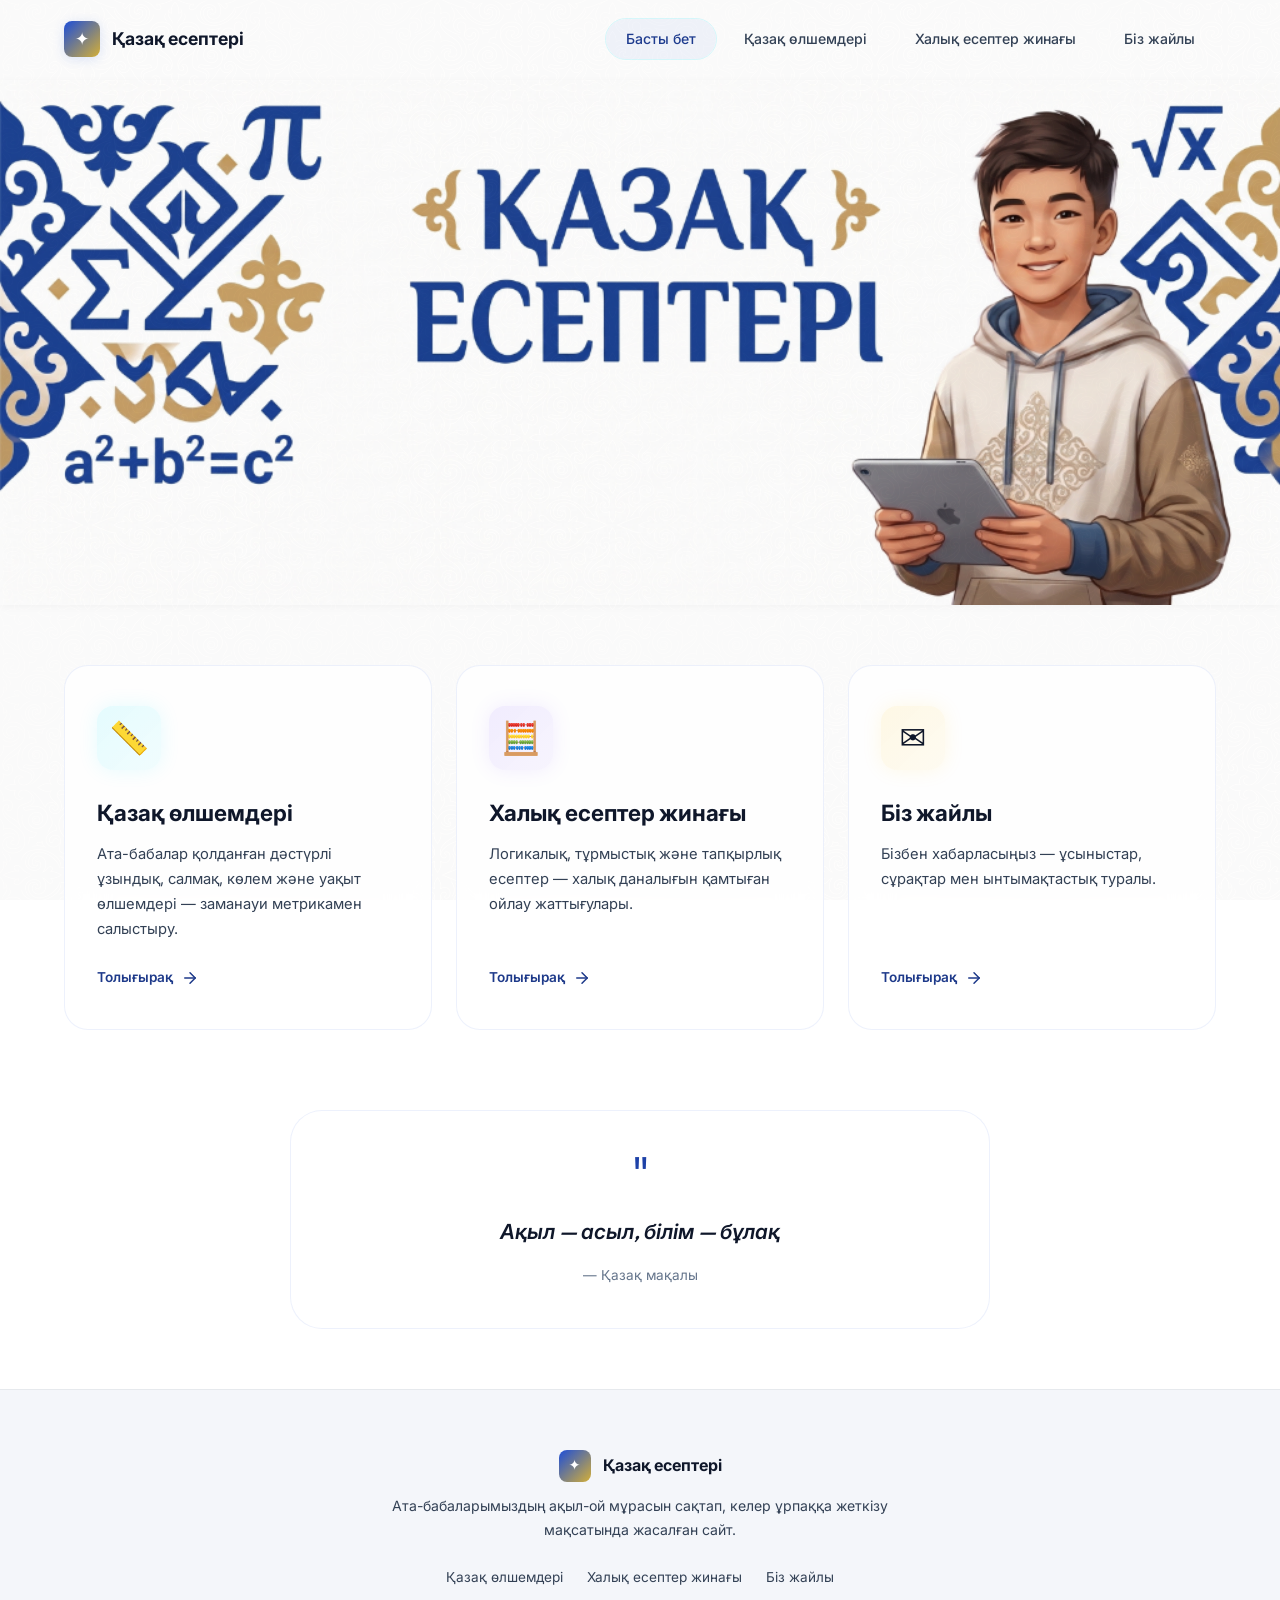
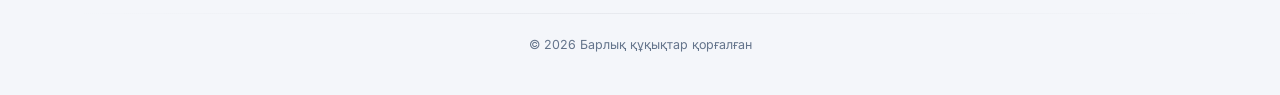
<file: index.html>
﻿<!DOCTYPE html>
<html lang="kk">

<head>
    <meta charset="UTF-8">
    <meta name="viewport" content="width=device-width, initial-scale=1.0">
    <title>Қазақ есептері</title>
    <meta name="description"
        content="Қазақ есептері — дәстүрлі қазақ өлшемдері, халық есептер жинағы мен даналығы">
    <link rel="stylesheet" href="style.css">
</head>

<body>
    <div class="ornament-pattern-bg"></div>
    <div class="particles-bg" id="particles"></div>

    <!-- Navbar -->
    <nav class="navbar" id="navbar">
        <div class="nav-container">
            <a href="index.html" class="nav-logo">
                <span class="nav-logo-icon">✦</span>
                <span>Қазақ есептері</span>
            </a>
            <div class="nav-links">
                <a href="index.html" class="nav-link active">Басты бет</a>
                <a href="olshemder.html" class="nav-link">Қазақ өлшемдері</a>
                <a href="esepter.html" class="nav-link">Халық есептер жинағы</a>
                <a href="biz-zhailyy.html" class="nav-link">Біз жайлы</a>
            </div>
            <button class="nav-burger" id="navBurger" aria-label="Мәзір">
                <span></span><span></span><span></span>
            </button>
        </div>
    </nav>

    <div class="mobile-menu" id="mobileMenu">
        <a href="index.html" class="mobile-link active">Басты бет</a>
        <a href="olshemder.html" class="mobile-link">Қазақ өлшемдері</a>
        <a href="esepter.html" class="mobile-link">Халық есептер жинағы</a>
        <a href="biz-zhaily.html" class="mobile-link">Біз жайлы</a>
    </div>

    <!-- Hero Banner -->
    <header class="hero-banner" id="heroSection">
        <img src="images/hero_banner.png" alt="Қазақ есептері" class="hero-banner-img">
    </header>

    <!-- Navigation Cards -->
    <section class="nav-grid-section">
        <div class="container">
            <div class="nav-grid">
                <a href="olshemder.html" class="nav-card reveal">
                    <div>
                        <div class="nav-card-icon">📏</div>
                        <h3 class="nav-card-title">Қазақ өлшемдері</h3>
                        <p class="nav-card-desc">
                            Ата-бабалар қолданған дәстүрлі ұзындық, салмақ, көлем
                            және уақыт өлшемдері — заманауи метрикамен салыстыру.
                        </p>
                    </div>
                    <span class="nav-card-arrow">
                        Толығырақ
                        <svg viewBox="0 0 24 24" fill="none" stroke="currentColor" stroke-width="2"
                            stroke-linecap="round" stroke-linejoin="round">
                            <path d="M5 12h14" />
                            <path d="m12 5 7 7-7 7" />
                        </svg>
                    </span>
                </a>
                <a href="esepter.html" class="nav-card reveal">
                    <div>
                        <div class="nav-card-icon">🧮</div>
                        <h3 class="nav-card-title">Халық есептер жинағы</h3>
                        <p class="nav-card-desc">
                            Логикалық, тұрмыстық және тапқырлық есептер — халық
                            даналығын қамтыған ойлау жаттығулары.
                        </p>
                    </div>
                    <span class="nav-card-arrow">
                        Толығырақ
                        <svg viewBox="0 0 24 24" fill="none" stroke="currentColor" stroke-width="2"
                            stroke-linecap="round" stroke-linejoin="round">
                            <path d="M5 12h14" />
                            <path d="m12 5 7 7-7 7" />
                        </svg>
                    </span>
                </a>
                <a href="biz-zhaily.html" class="nav-card reveal">
                    <div>
                        <div class="nav-card-icon">✉️</div>
                        <h3 class="nav-card-title">Біз жайлы</h3>
                        <p class="nav-card-desc">
                            Бізбен хабарласыңыз — ұсыныстар, сұрақтар мен
                            ынтымақтастық туралы.
                        </p>
                    </div>
                    <span class="nav-card-arrow">
                        Толығырақ
                        <svg viewBox="0 0 24 24" fill="none" stroke="currentColor" stroke-width="2"
                            stroke-linecap="round" stroke-linejoin="round">
                            <path d="M5 12h14" />
                            <path d="m12 5 7 7-7 7" />
                        </svg>
                    </span>
                </a>
            </div>
        </div>
    </section>

    <!-- Quote -->
    <section class="quote-section reveal">
        <div class="container">
            <div class="quote-block">
                <div class="quote-mark">"</div>
                <p class="quote-text">Ақыл — асыл, білім — бұлақ</p>
                <cite class="quote-cite">— Қазақ мақалы</cite>
            </div>
        </div>
    </section>

    <!-- Footer -->
    <footer class="footer">
        <div class="container">
            <div class="footer-inner">
                <div class="footer-brand">
                    <span class="footer-brand-icon">✦</span>
                    <span class="footer-brand-name">Қазақ есептері</span>
                </div>
                <p class="footer-desc">Ата-бабаларымыздың ақыл-ой мұрасын сақтап, келер ұрпаққа жеткізу мақсатында
                    жасалған сайт.</p>
                <div class="footer-links">
                    <a href="olshemder.html" class="footer-link">Қазақ өлшемдері</a>
                    <a href="esepter.html" class="footer-link">Халық есептер жинағы</a>
                    <a href="biz-zhaily.html" class="footer-link">Біз жайлы</a>
                </div>
                <div class="footer-line"></div>
                <p class="footer-copy">© 2026 Барлық құқықтар қорғалған</p>
            </div>
        </div>
    </footer>

    <script src="app.js"></script>
</body>

</html>
</file>
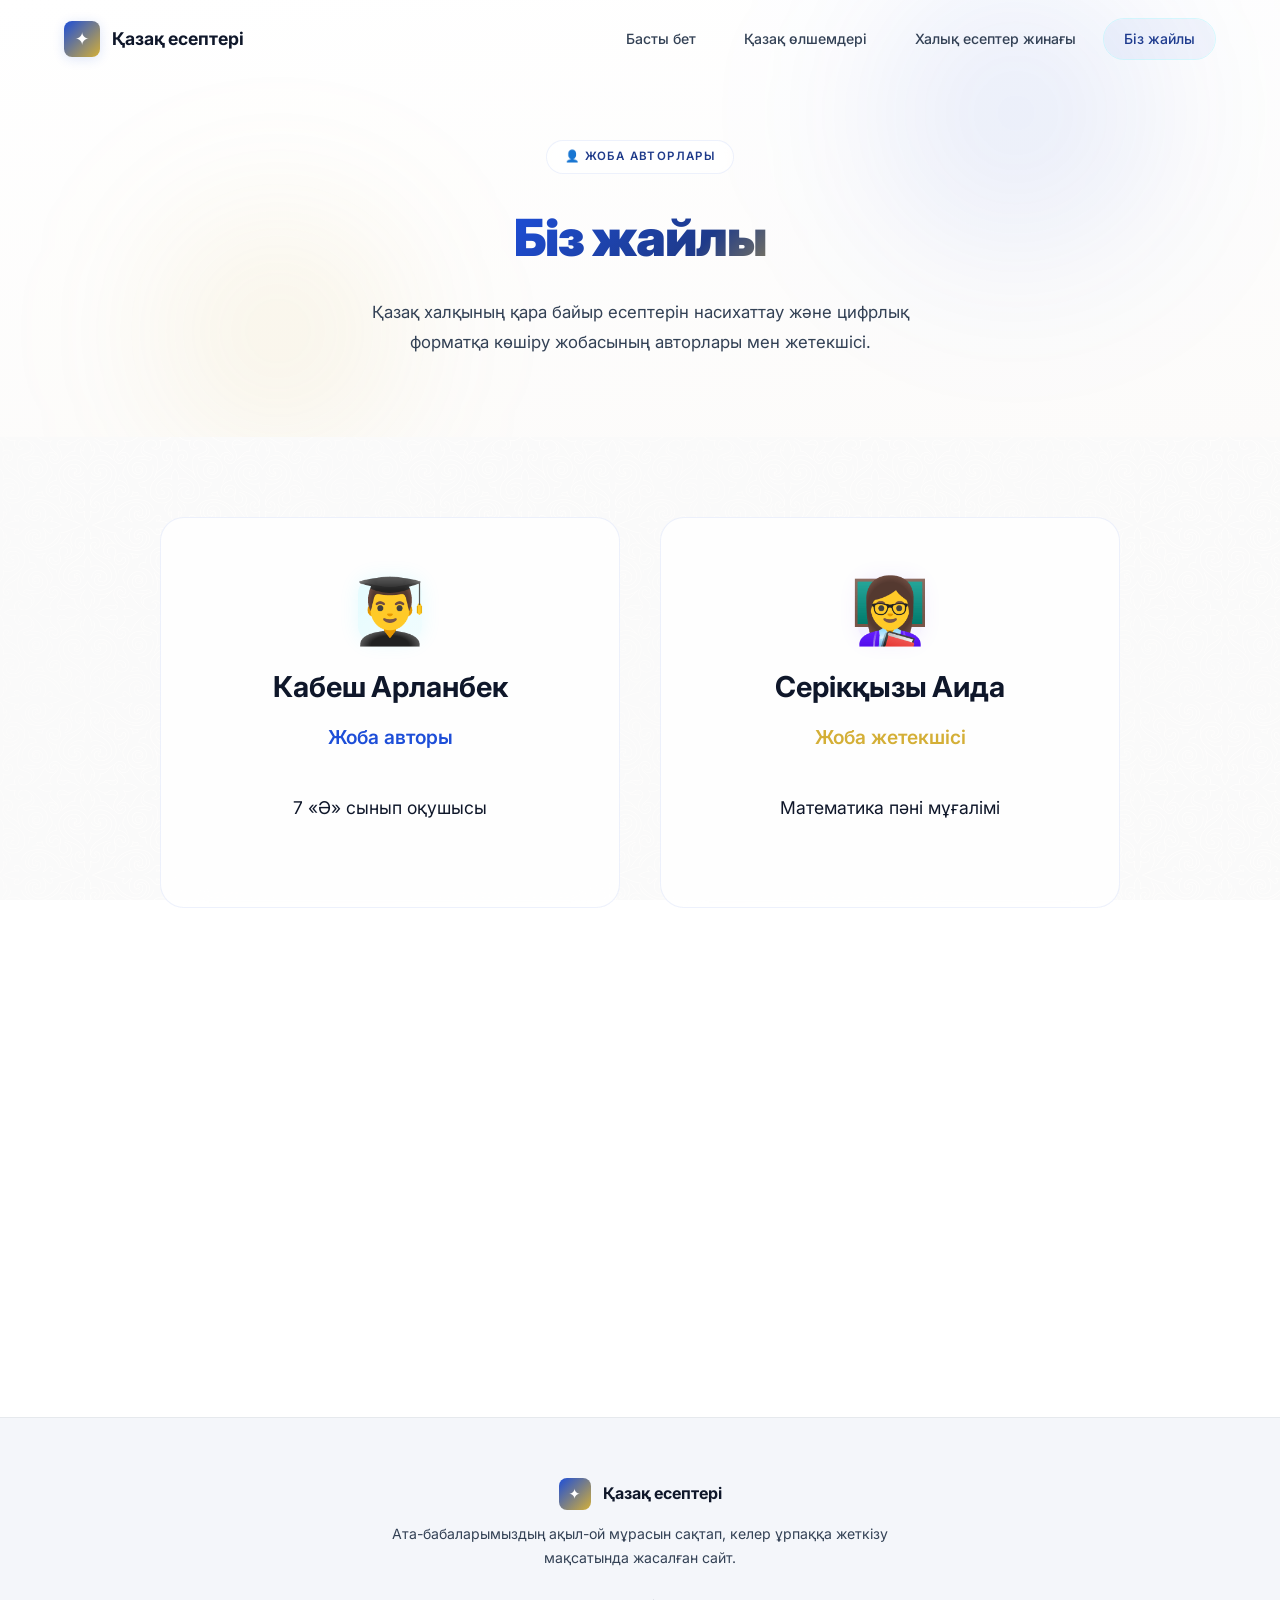
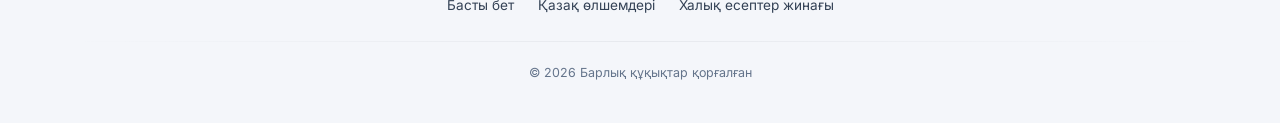
<file: biz-zhaily.html>
﻿<!DOCTYPE html>
<html lang="kk">

<head>
    <meta charset="UTF-8">
    <meta name="viewport" content="width=device-width, initial-scale=1.0">
    <title>Біз жайлы — Қазақ есептері</title>
    <meta name="description" content="Бізбен хабарласыңыз — ұсыныстар, сұрақтар мен ынтымақтастық">
    <link rel="stylesheet" href="style.css">
</head>

<body>
    <div class="ornament-pattern-bg"></div>
    <div class="particles-bg" id="particles"></div>

    <!-- Navbar -->
    <nav class="navbar" id="navbar">
        <div class="nav-container">
            <a href="index.html" class="nav-logo">
                <span class="nav-logo-icon">✦</span>
                <span>Қазақ есептері</span>
            </a>
            <div class="nav-links">
                <a href="index.html" class="nav-link">Басты бет</a>
                <a href="olshemder.html" class="nav-link">Қазақ өлшемдері</a>
                <a href="esepter.html" class="nav-link">Халық есептер жинағы</a>
                <a href="biz-zhaily.html" class="nav-link active">Біз жайлы</a>
            </div>
            <button class="nav-burger" id="navBurger" aria-label="Мәзір">
                <span></span><span></span><span></span>
            </button>
        </div>
    </nav>

    <div class="mobile-menu" id="mobileMenu">
        <a href="index.html" class="mobile-link">Басты бет</a>
        <a href="olshemder.html" class="mobile-link">Қазақ өлшемдері</a>
        <a href="esepter.html" class="mobile-link">Халық есептер жинағы</a>
        <a href="biz-zhaily.html" class="mobile-link active">Біз жайлы</a>
    </div>

    <!-- Page Header -->
    <header class="page-header">
        <div class="page-header-orb page-header-orb-1"></div>
        <div class="page-header-orb page-header-orb-2"></div>
        <div class="page-header-content">
            <div class="page-badge">👤 Жоба авторлары</div>
            <h1 class="page-title">
                <span class="page-title-accent">Біз жайлы</span>
            </h1>
            <p class="page-subtitle">
                Қазақ халқының қара байыр есептерін насихаттау және цифрлық форматқа көшіру жобасының авторлары мен
                жетекшісі.
            </p>
        </div>
    </header>

    <!-- About Section -->
    <section class="contact-section">
        <div class="container">
            <div class="contact-grid"
                style="grid-template-columns: repeat(auto-fit, minmax(300px, 1fr)); gap: 40px; margin-top: 20px;">
                <!-- Student -->
                <div class="nav-card reveal"
                    style="text-align: center; align-items: center; justify-content: center; padding: 60px 40px;">
                    <div class="nav-card-icon" style="font-size: 4rem; margin-bottom: 20px;">👨‍🎓</div>
                    <h3 class="nav-card-title" style="font-size: 1.8rem; margin-bottom: 10px;">Кабеш Арланбек</h3>
                    <p class="nav-card-desc" style="font-size: 1.2rem; color: var(--accent-cyan); font-weight: 600;">
                        Жоба авторы</p>
                    <p class="nav-card-desc" style="font-size: 1.1rem; margin-top: 15px; color: var(--text-primary);">7
                        «Ә» сынып оқушысы</p>
                </div>

                <!-- Teacher -->
                <div class="nav-card reveal"
                    style="text-align: center; align-items: center; justify-content: center; padding: 60px 40px;">
                    <div class="nav-card-icon" style="font-size: 4rem; margin-bottom: 20px;">👩‍🏫</div>
                    <h3 class="nav-card-title" style="font-size: 1.8rem; margin-bottom: 10px;">Серікқызы Аида</h3>
                    <p class="nav-card-desc" style="font-size: 1.2rem; color: var(--accent-gold); font-weight: 600;">
                        Жоба жетекшісі</p>
                    <p class="nav-card-desc" style="font-size: 1.1rem; margin-top: 15px; color: var(--text-primary);">
                        Математика пәні мұғалімі</p>
                </div>
            </div>

            <!-- Project Purpose -->
            <div class="info-block reveal" style="max-width: 700px; margin: 80px auto 40px; text-align: center;">
                <div class="info-block-icon">🏛️</div>
                <h3 class="info-block-title" style="font-size: 1.5rem; margin-bottom: 16px;">Жоба мақсаты</h3>
                <p class="info-block-text" style="font-size: 1.1rem; line-height: 1.6; color: var(--text-primary);">
                    Ата-бабаларымыздың ақыл-ой мұрасы болып табылатын қазақтың байырғы математикалық есептерін,
                    логикалық жұмбақтары мен ұмытылып бара жатқан көне өлшем бірліктерін қазіргі жалынды жас ұрпаққа
                    заманауи <strong>Hi-Tech Ethnic</strong> форматында насихаттап, жеткізу.
                </p>
            </div>
        </div>
    </section>

    <!-- Footer -->
    <footer class="footer">
        <div class="container">
            <div class="footer-inner">
                <div class="footer-brand">
                    <span class="footer-brand-icon">✦</span>
                    <span class="footer-brand-name">Қазақ есептері</span>
                </div>
                <p class="footer-desc">Ата-бабаларымыздың ақыл-ой мұрасын сақтап, келер ұрпаққа жеткізу мақсатында
                    жасалған сайт.</p>
                <div class="footer-links">
                    <a href="index.html" class="footer-link">Басты бет</a>
                    <a href="olshemder.html" class="footer-link">Қазақ өлшемдері</a>
                    <a href="esepter.html" class="footer-link">Халық есептер жинағы</a>
                </div>
                <div class="footer-line"></div>
                <p class="footer-copy">© 2026 Барлық құқықтар қорғалған</p>
            </div>
        </div>
    </footer>

    <script src="app.js"></script>
    <script>
        document.addEventListener('DOMContentLoaded', () => {
            initContactForm();
        });
    </script>
</body>

</html>
</file>
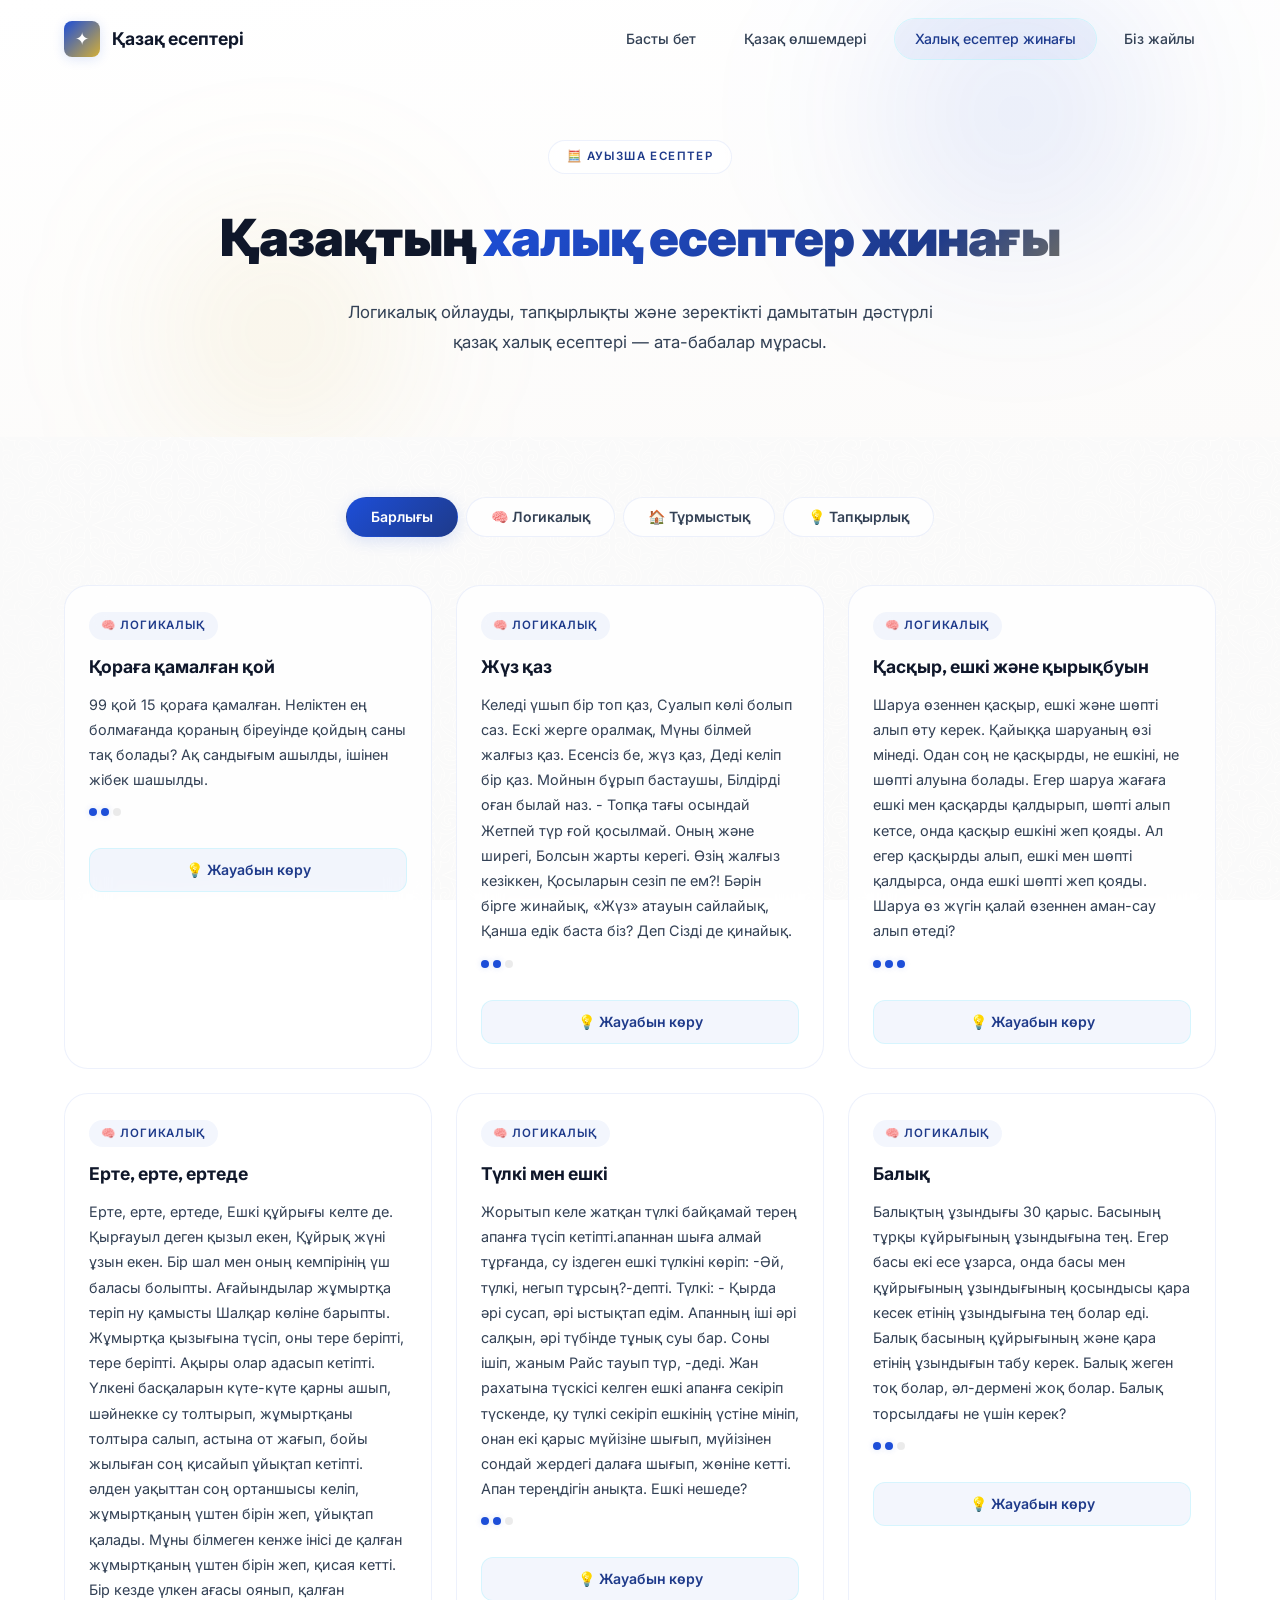
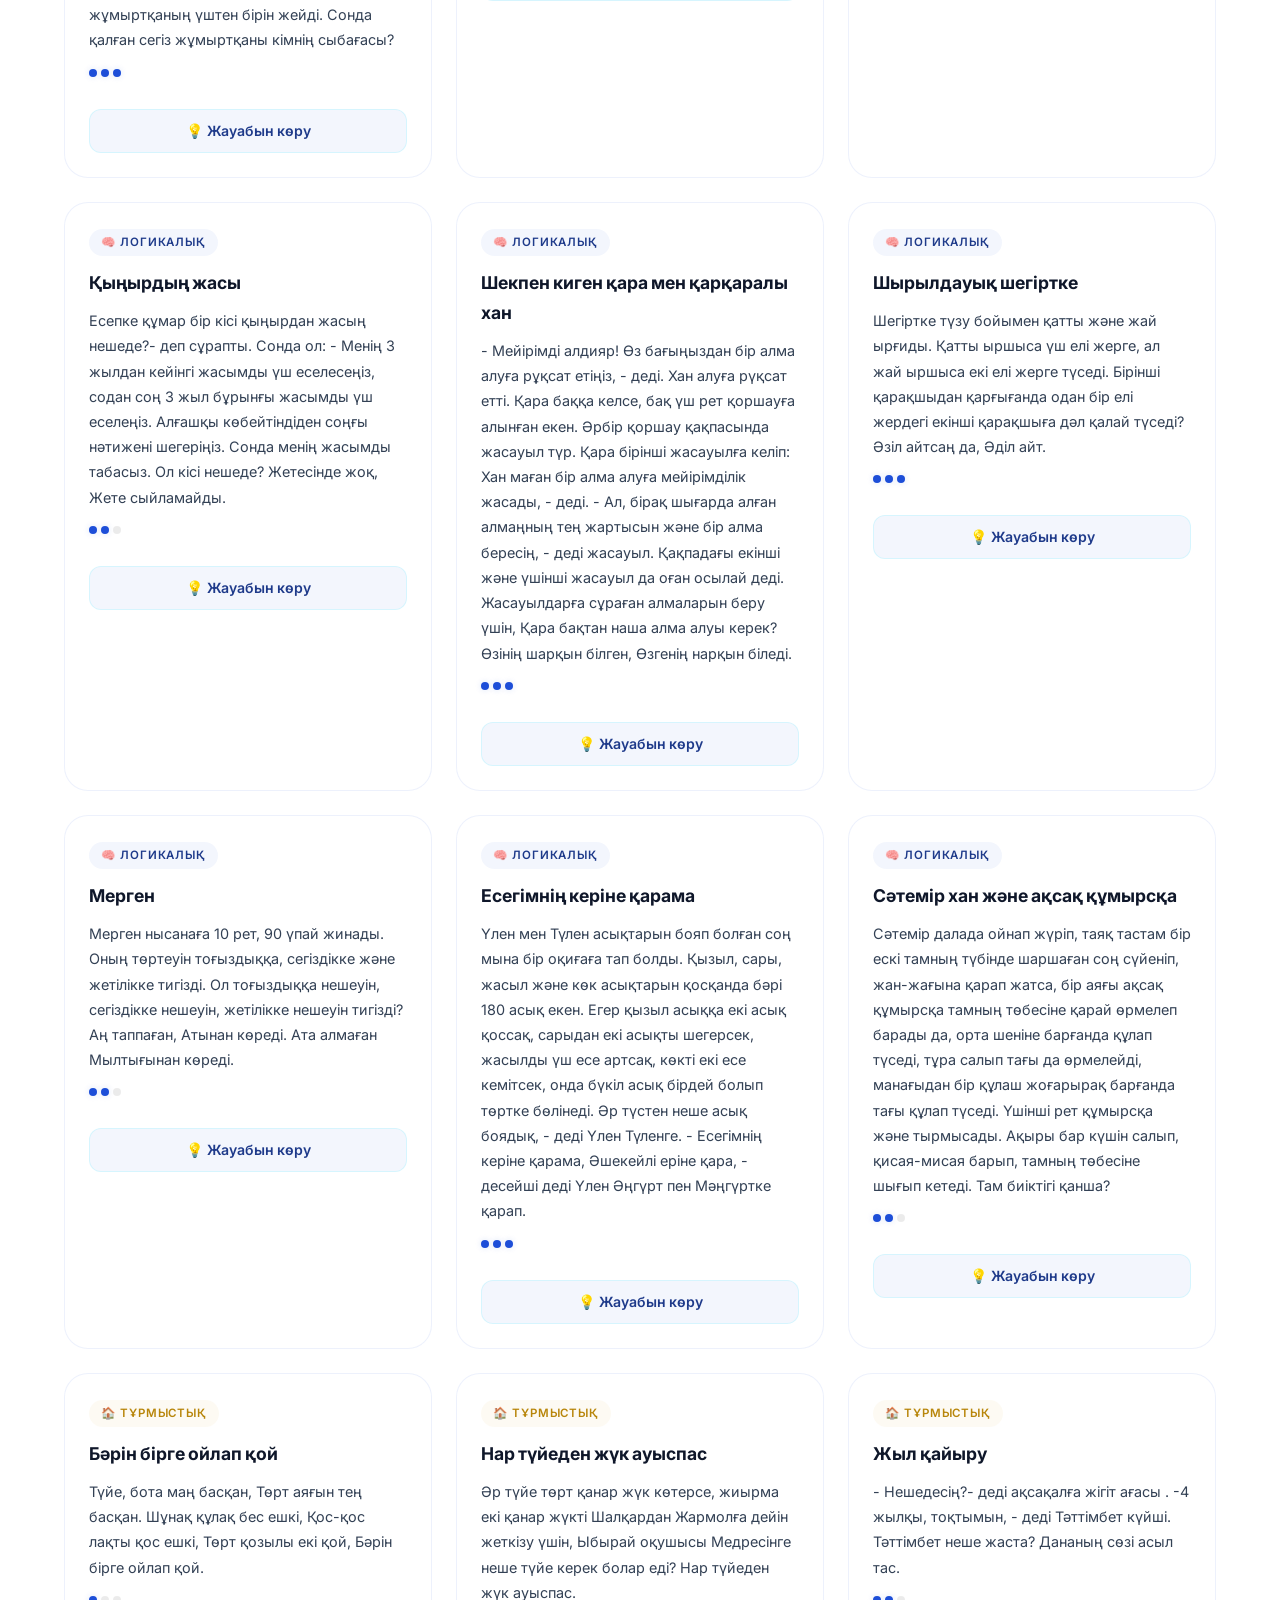
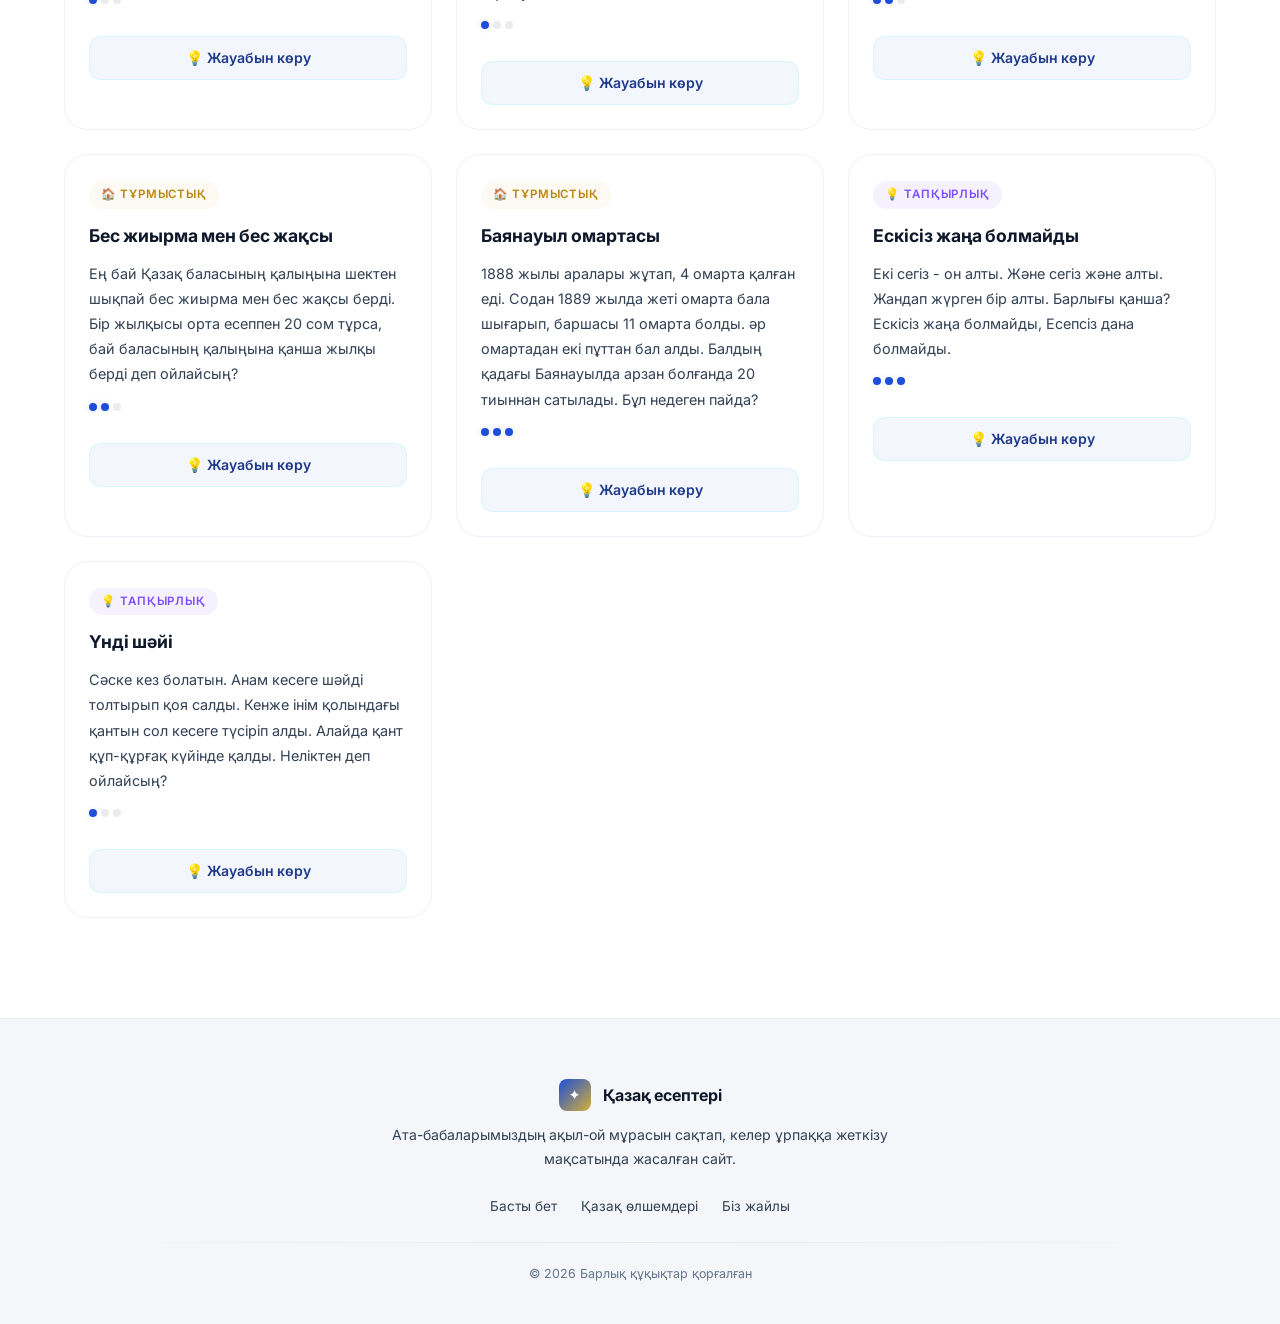
<file: esepter.html>
﻿<!DOCTYPE html>
<html lang="kk">

<head>
    <meta charset="UTF-8">
    <meta name="viewport" content="width=device-width, initial-scale=1.0">
    <title>Халық есептер жинағы — Қазақ есептері</title>
    <meta name="description"
        content="Қазақ халқының дәстүрлі ауызша есептері — логикалық, тұрмыстық, тапқырлық есептер жинағы">
    <link rel="stylesheet" href="style.css">
</head>

<body>
    <div class="ornament-pattern-bg"></div>
    <div class="particles-bg" id="particles"></div>

    <!-- Navbar -->
    <nav class="navbar" id="navbar">
        <div class="nav-container">
            <a href="index.html" class="nav-logo">
                <span class="nav-logo-icon">✦</span>
                <span>Қазақ есептері</span>
            </a>
            <div class="nav-links">
                <a href="index.html" class="nav-link">Басты бет</a>
                <a href="olshemder.html" class="nav-link">Қазақ өлшемдері</a>
                <a href="esepter.html" class="nav-link active">Халық есептер жинағы</a>
                <a href="biz-zhaily.html" class="nav-link">Біз жайлы</a>
            </div>
            <button class="nav-burger" id="navBurger" aria-label="Мәзір">
                <span></span><span></span><span></span>
            </button>
        </div>
    </nav>

    <div class="mobile-menu" id="mobileMenu">
        <a href="index.html" class="mobile-link">Басты бет</a>
        <a href="olshemder.html" class="mobile-link">Қазақ өлшемдері</a>
        <a href="esepter.html" class="mobile-link active">Халық есептер жинағы</a>
        <a href="biz-zhaily.html" class="mobile-link">Біз жайлы</a>
    </div>

    <!-- Page Header -->
    <header class="page-header">
        <div class="page-header-orb page-header-orb-1"></div>
        <div class="page-header-orb page-header-orb-2"></div>
        <div class="page-header-content">
            <div class="page-badge">🧮 Ауызша есептер</div>
            <h1 class="page-title">
                Қазақтың <span class="page-title-accent">халық есептер жинағы</span>
            </h1>
            <p class="page-subtitle">
                Логикалық ойлауды, тапқырлықты және зеректікті дамытатын дәстүрлі
                қазақ халық есептері — ата-бабалар мұрасы.
            </p>
        </div>
    </header>

    <!-- Filter tabs -->
    <section class="problems-section">
        <div class="container">
            <div class="filter-tabs" id="filterTabs">
                <button class="filter-tab active" data-filter="all">Барлығы</button>
                <button class="filter-tab" data-filter="logic">🧠 Логикалық</button>
                <button class="filter-tab" data-filter="everyday">🏠 Тұрмыстық</button>
                <button class="filter-tab" data-filter="wit">💡 Тапқырлық</button>
            </div>

            <div class="problems-grid" id="problemsGrid">
                <!-- Rendered by JS -->
            </div>
        </div>
    </section>

    <!-- Footer -->
    <footer class="footer">
        <div class="container">
            <div class="footer-inner">
                <div class="footer-brand">
                    <span class="footer-brand-icon">✦</span>
                    <span class="footer-brand-name">Қазақ есептері</span>
                </div>
                <p class="footer-desc">Ата-бабаларымыздың ақыл-ой мұрасын сақтап, келер ұрпаққа жеткізу мақсатында
                    жасалған сайт.</p>
                <div class="footer-links">
                    <a href="index.html" class="footer-link">Басты бет</a>
                    <a href="olshemder.html" class="footer-link">Қазақ өлшемдері</a>
                    <a href="biz-zhaily.html" class="footer-link">Біз жайлы</a>
                </div>
                <div class="footer-line"></div>
                <p class="footer-copy">© 2026 Барлық құқықтар қорғалған</p>
            </div>
        </div>
    </footer>

    <script src="data.js"></script>
    <script src="app.js"></script>
    <script>
        document.addEventListener('DOMContentLoaded', () => {
            renderProblems();
            initFilterTabs();
        });
    </script>
</body>

</html>
</file>
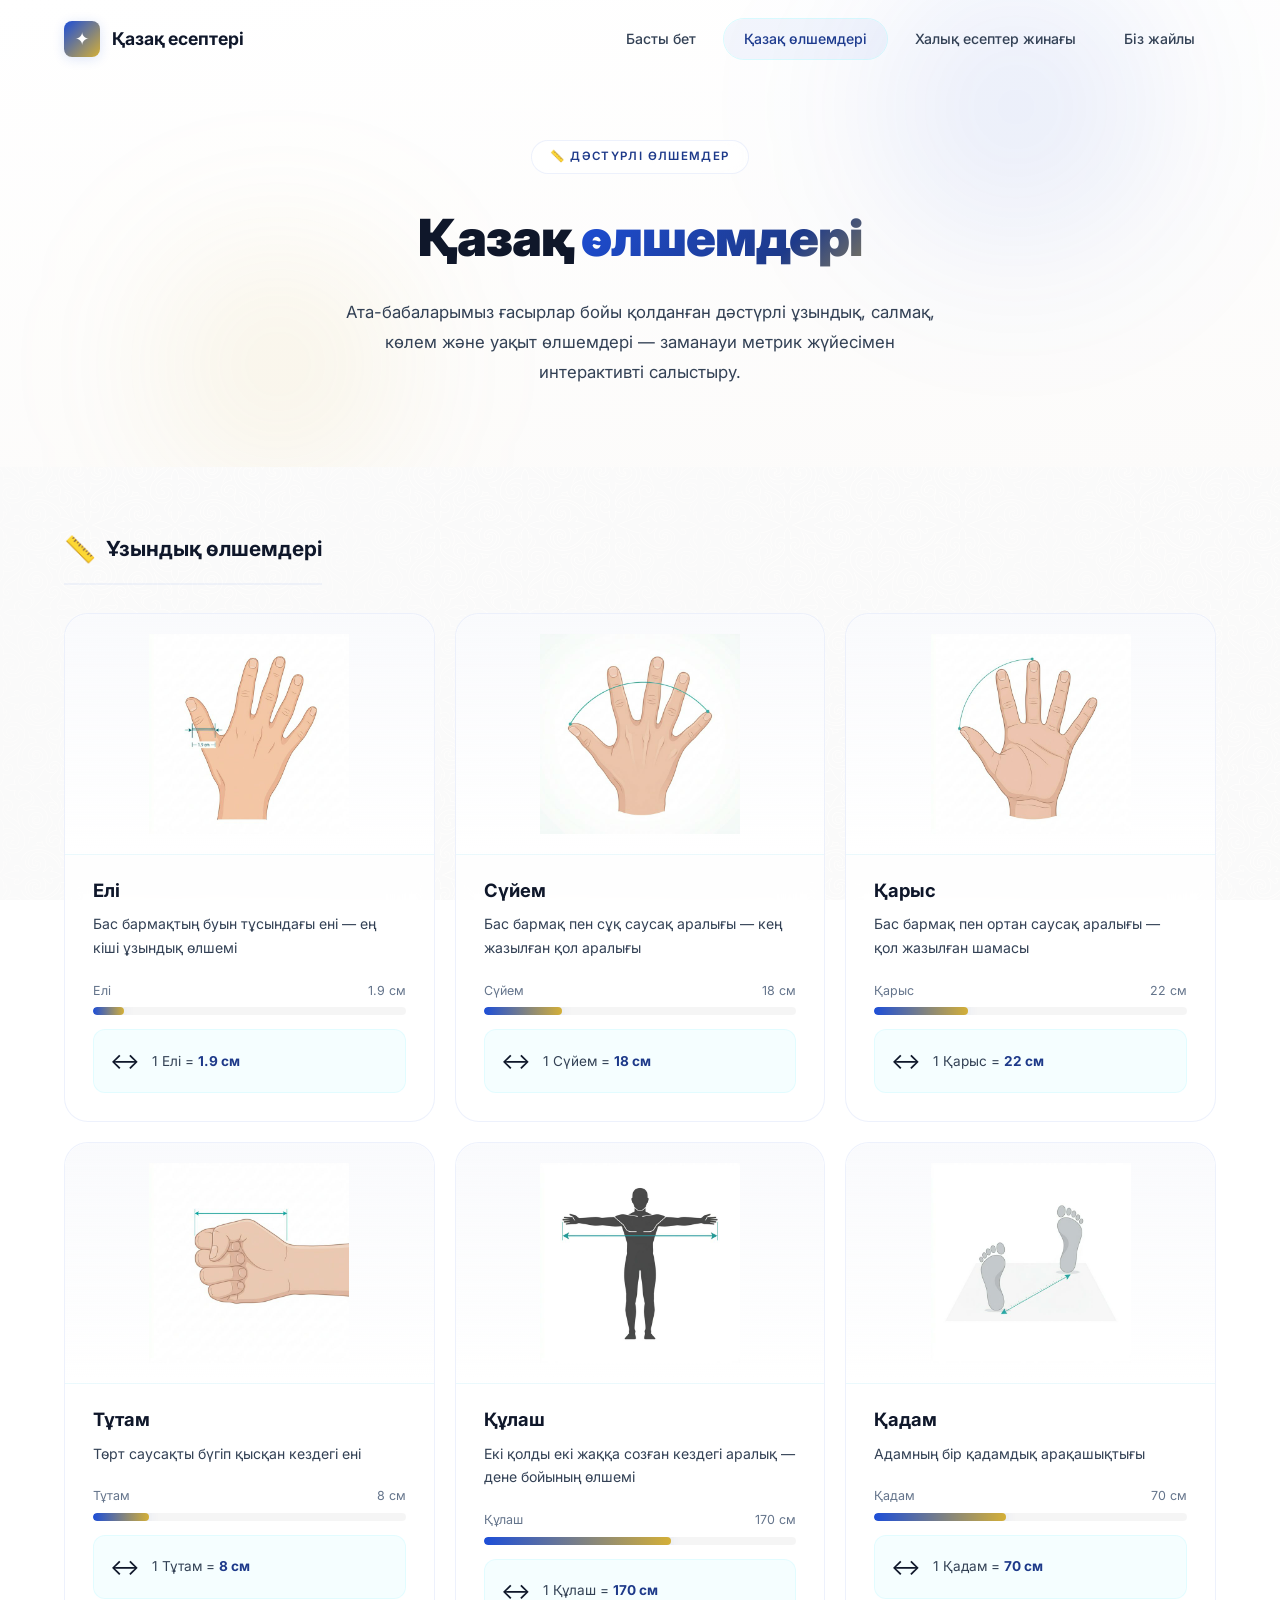
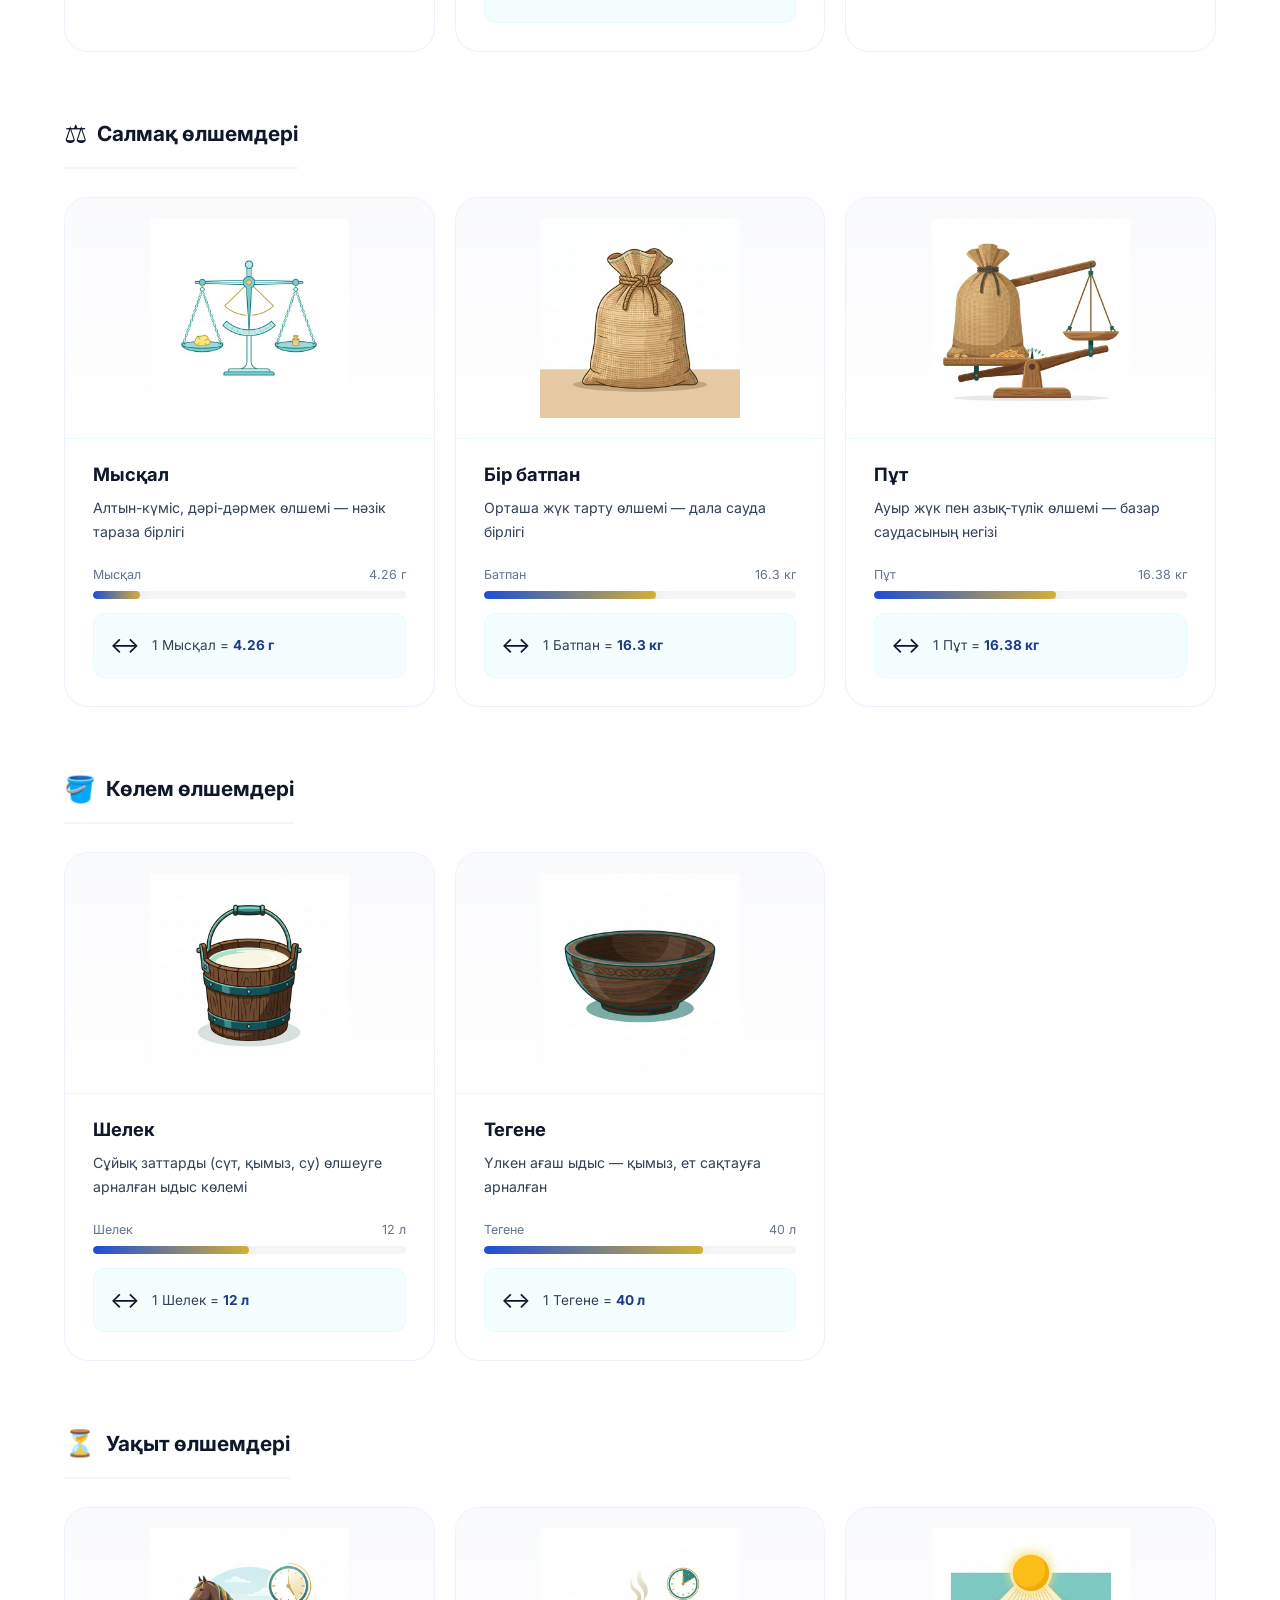
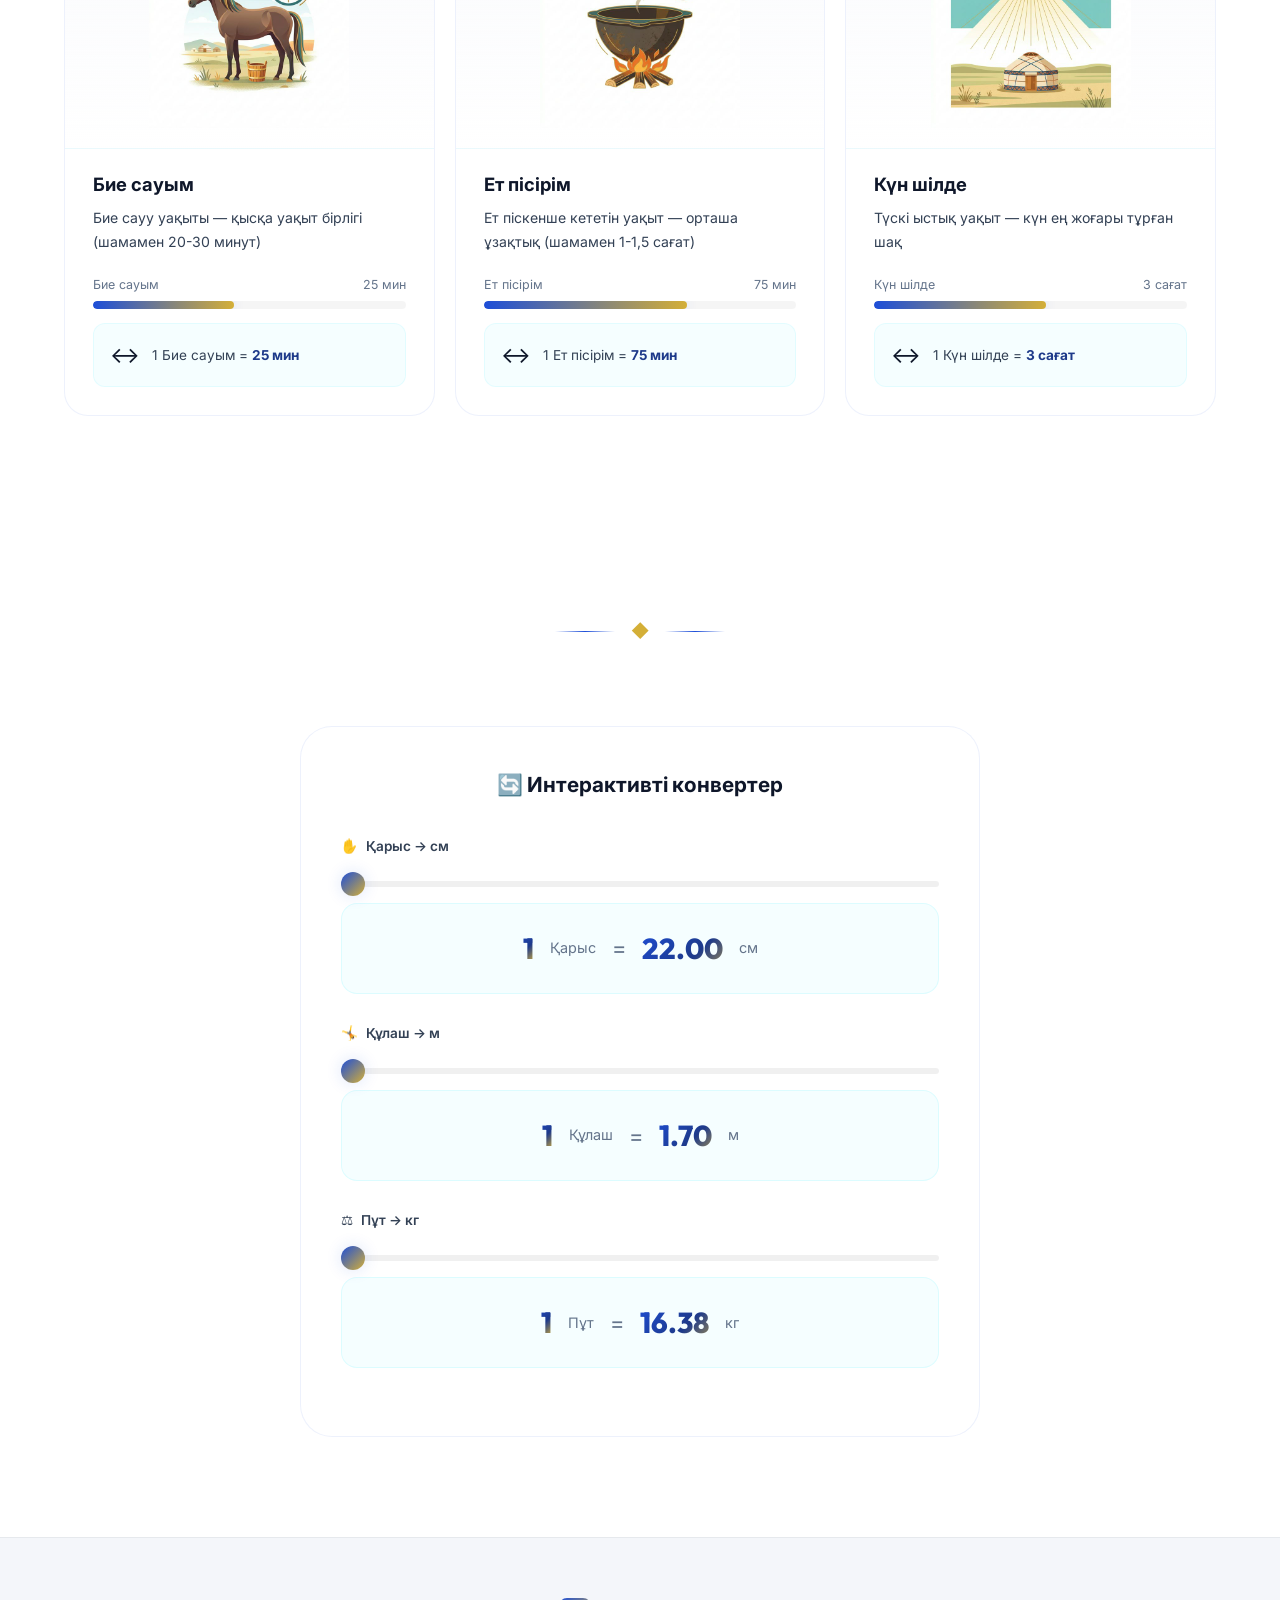
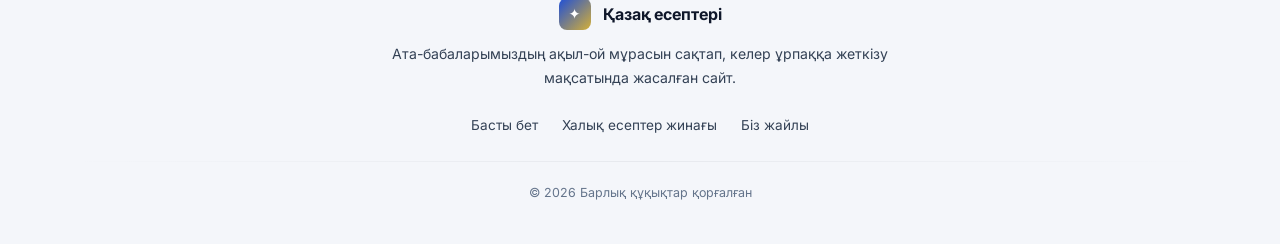
<file: olshemder.html>
﻿<!DOCTYPE html>
<html lang="kk">

<head>
    <meta charset="UTF-8">
    <meta name="viewport" content="width=device-width, initial-scale=1.0">
    <title>Қазақ өлшемдері — Қазақ есептері</title>
    <meta name="description"
        content="Қазақ халқының дәстүрлі өлшем бірліктері — ұзындық, салмақ, көлем, уақыт — заманауи метрикамен салыстыру">
    <link rel="stylesheet" href="style.css">
</head>

<body>
    <div class="ornament-pattern-bg"></div>
    <div class="particles-bg" id="particles"></div>

    <!-- Navbar -->
    <nav class="navbar" id="navbar">
        <div class="nav-container">
            <a href="index.html" class="nav-logo">
                <span class="nav-logo-icon">✦</span>
                <span>Қазақ есептері</span>
            </a>
            <div class="nav-links">
                <a href="index.html" class="nav-link">Басты бет</a>
                <a href="olshemder.html" class="nav-link active">Қазақ өлшемдері</a>
                <a href="esepter.html" class="nav-link">Халық есептер жинағы</a>
                <a href="biz-zhaily.html" class="nav-link">Біз жайлы</a>
            </div>
            <button class="nav-burger" id="navBurger" aria-label="Мәзір">
                <span></span><span></span><span></span>
            </button>
        </div>
    </nav>

    <div class="mobile-menu" id="mobileMenu">
        <a href="index.html" class="mobile-link">Басты бет</a>
        <a href="olshemder.html" class="mobile-link active">Қазақ өлшемдері</a>
        <a href="esepter.html" class="mobile-link">Халық есептер жинағы</a>
        <a href="biz-zhaily.html" class="mobile-link">Біз жайлы</a>
    </div>

    <!-- Page Header -->
    <header class="page-header">
        <div class="page-header-orb page-header-orb-1"></div>
        <div class="page-header-orb page-header-orb-2"></div>
        <div class="page-header-content">
            <div class="page-badge">📏 Дәстүрлі өлшемдер</div>
            <h1 class="page-title">
                Қазақ <span class="page-title-accent">өлшемдері</span>
            </h1>
            <p class="page-subtitle">
                Ата-бабаларымыз ғасырлар бойы қолданған дәстүрлі ұзындық, салмақ, көлем және уақыт
                өлшемдері — заманауи метрик жүйесімен интерактивті салыстыру.
            </p>
        </div>
    </header>

    <!-- Measurements -->
    <section class="measurements-section">
        <div class="container" id="measurementsContainer">
            <!-- Rendered by JS -->
        </div>
    </section>

    <!-- Section divider -->
    <div class="section-divider">
        <span class="divider-line"></span>
        <span class="divider-ornament">◆</span>
        <span class="divider-line"></span>
    </div>

    <!-- Interactive Converter -->
    <section class="converter-section">
        <div class="container">
            <div class="converter-card reveal" id="converterCard">
                <h2 class="converter-title">🔄 Интерактивті конвертер</h2>
                <div id="converterSliders">
                    <!-- Rendered by JS -->
                </div>
            </div>
        </div>
    </section>

    <!-- Footer -->
    <footer class="footer">
        <div class="container">
            <div class="footer-inner">
                <div class="footer-brand">
                    <span class="footer-brand-icon">✦</span>
                    <span class="footer-brand-name">Қазақ есептері</span>
                </div>
                <p class="footer-desc">Ата-бабаларымыздың ақыл-ой мұрасын сақтап, келер ұрпаққа жеткізу мақсатында
                    жасалған сайт.</p>
                <div class="footer-links">
                    <a href="index.html" class="footer-link">Басты бет</a>
                    <a href="esepter.html" class="footer-link">Халық есептер жинағы</a>
                    <a href="biz-zhaily.html" class="footer-link">Біз жайлы</a>
                </div>
                <div class="footer-line"></div>
                <p class="footer-copy">© 2026 Барлық құқықтар қорғалған</p>
            </div>
        </div>
    </footer>

    <script src="illustrations.js"></script>
    <script src="data.js"></script>
    <script src="app.js"></script>
    <script>
        document.addEventListener('DOMContentLoaded', () => {
            renderMeasurements();
            renderConverters();
        });
    </script>
</body>

</html>
</file>
<file: style.css>
﻿/* =====================================================================
   Қазақ есептері — HI-TECH KAZAKH ETHNIC STYLE
   Light Theme · Neon Cyan · Glowing Gold · Glassmorphism
   ===================================================================== */

/* ---------- Google Fonts ---------- */
@import url('https://fonts.googleapis.com/css2?family=Outfit:wght@300;400;500;600;700;800;900&family=Inter:wght@300;400;500;600;700&display=swap');

/* ---------- Design Tokens ---------- */
:root {
    /* Base Colors */
    --bg-primary: #ffffff;
    /* Pristine white */
    --bg-secondary: #f4f6fa;
    /* Light slate/pearl */
    --bg-cream: #fcfbfa;
    /* Warm cream */
    --bg-pearl: #f4f2ee;
    --surface-white: #ffffff;

    /* Glass */
    --glass-bg: rgba(255, 255, 255, 0.75);
    --glass-bg-hover: rgba(255, 255, 255, 0.95);
    --glass-border: rgba(29, 78, 216, 0.08);
    --glass-border-hover: rgba(212, 175, 55, 0.2);
    --glass-blur: 20px;

    /* Neon Accents -> Royal Blue Accents */
    --accent-cyan: #1d4ed8;
    --accent-cyan-dim: #1e3a8a;
    --accent-cyan-glow: rgba(29, 78, 216, 0.15);
    --accent-cyan-soft: rgba(29, 78, 216, 0.05);

    /* Gold Accents */
    --accent-gold: #d4af37;
    --accent-gold-dim: #b8860b;
    --accent-gold-glow: rgba(212, 175, 55, 0.2);
    --accent-gold-soft: rgba(212, 175, 55, 0.06);

    /* Holographic gradient -> Blue & Gold gradients */
    --holo-gradient: linear-gradient(135deg, #1d4ed8, #d4af37, #1e3a8a, #d4af37);
    --holo-gradient-text: linear-gradient(135deg, #1d4ed8 0%, #1e3a8a 40%, #d4af37 70%, #1d4ed8 100%);

    /* Text */
    --text-primary: #0f172a;
    --text-secondary: #334155;
    --text-muted: #64748b;

    /* Borders */
    --border-light: rgba(15, 23, 42, 0.06);
    --border-glass: rgba(255, 255, 255, 0.6);

    /* Shadows */
    --shadow-sm: 0 2px 8px rgba(15, 23, 42, 0.03);
    --shadow-md: 0 8px 32px rgba(15, 23, 42, 0.05);
    --shadow-lg: 0 16px 48px rgba(15, 23, 42, 0.08);
    --shadow-cyan: 0 0 30px rgba(29, 78, 216, 0.12);
    --shadow-gold: 0 0 30px rgba(212, 175, 55, 0.12);

    /* Typography */
    --font-primary: 'Outfit', 'Inter', system-ui, sans-serif;
    --font-body: 'Inter', 'Outfit', system-ui, sans-serif;

    /* Spacing & Radius */
    --radius-xs: 8px;
    --radius-sm: 12px;
    --radius-md: 16px;
    --radius-lg: 24px;
    --radius-xl: 32px;
    --radius-full: 999px;

    /* Transitions */
    --ease: cubic-bezier(0.4, 0, 0.2, 1);
    --ease-bounce: cubic-bezier(0.34, 1.56, 0.64, 1);
    --ease-out: cubic-bezier(0, 0, 0.2, 1);
}

/* ---------- Reset ---------- */
*,
*::before,
*::after {
    margin: 0;
    padding: 0;
    box-sizing: border-box;
}

html {
    scroll-behavior: smooth;
    scroll-padding-top: 100px;
}

body {
    font-family: var(--font-body);
    background: var(--bg-primary);
    color: var(--text-primary);
    line-height: 1.7;
    overflow-x: hidden;
    -webkit-font-smoothing: antialiased;
    -moz-osx-font-smoothing: grayscale;
}

a {
    text-decoration: none;
    color: inherit;
}

button {
    font-family: var(--font-primary);
    cursor: pointer;
    border: none;
    background: none;
}

img {
    max-width: 100%;
    height: auto;
}

.container {
    max-width: 1200px;
    margin: 0 auto;
    padding: 0 24px;
}

/* =====================================================================
   FLOATING PARTICLES BACKGROUND
   ===================================================================== */
.particles-bg {
    position: fixed;
    inset: 0;
    pointer-events: none;
    z-index: 0;
    overflow: hidden;
}

.particle {
    position: absolute;
    border-radius: 50%;
    opacity: 0;
    animation: particleFloat linear infinite;
}

@keyframes particleFloat {
    0% {
        opacity: 0;
        transform: translateY(100vh) rotate(0deg);
    }

    10% {
        opacity: 1;
    }

    90% {
        opacity: 1;
    }

    100% {
        opacity: 0;
        transform: translateY(-10vh) rotate(360deg);
    }
}

/* Ornament BG pattern */
.ornament-pattern-bg {
    position: fixed;
    inset: 0;
    pointer-events: none;
    z-index: 0;
    opacity: 0.018;
    background-image: url('images/ornament-bg.png');
    background-size: 350px 350px;
    background-repeat: repeat;
}

/* =====================================================================
   NAVBAR
   ===================================================================== */
.navbar {
    position: fixed;
    top: 0;
    left: 0;
    right: 0;
    z-index: 1000;
    padding: 18px 0;
    transition: all 0.4s var(--ease);
}

.navbar.scrolled {
    padding: 10px 0;
    background: rgba(248, 249, 252, 0.85);
    backdrop-filter: blur(20px) saturate(1.6);
    -webkit-backdrop-filter: blur(20px) saturate(1.6);
    border-bottom: 1px solid var(--border-light);
    box-shadow: 0 1px 24px rgba(0, 0, 0, 0.04);
}

.nav-container {
    max-width: 1200px;
    margin: 0 auto;
    padding: 0 24px;
    display: flex;
    align-items: center;
    justify-content: space-between;
}

.nav-logo {
    display: flex;
    align-items: center;
    gap: 12px;
    font-family: var(--font-primary);
    font-weight: 700;
    font-size: 1.1rem;
    color: var(--text-primary);
    transition: all 0.3s var(--ease);
}

.nav-logo:hover {
    opacity: 0.8;
}

.nav-logo-icon {
    width: 36px;
    height: 36px;
    background: linear-gradient(135deg, var(--accent-cyan), var(--accent-gold));
    border-radius: var(--radius-xs);
    display: flex;
    align-items: center;
    justify-content: center;
    font-size: 1.1rem;
    color: white;
    box-shadow: 0 2px 12px var(--accent-cyan-glow);
}

.nav-links {
    display: flex;
    gap: 6px;
}

.nav-link {
    padding: 8px 20px;
    border-radius: var(--radius-full);
    font-size: 0.88rem;
    font-weight: 500;
    color: var(--text-secondary);
    transition: all 0.3s var(--ease);
    border: 1px solid transparent;
    position: relative;
    overflow: hidden;
}

.nav-link::before {
    content: '';
    position: absolute;
    inset: 0;
    border-radius: inherit;
    opacity: 0;
    background: var(--accent-cyan-soft);
    transition: opacity 0.3s;
}

.nav-link:hover::before,
.nav-link.active::before {
    opacity: 1;
}

.nav-link:hover,
.nav-link.active {
    color: var(--accent-cyan-dim);
    border-color: rgba(0, 229, 255, 0.15);
}

.nav-burger {
    display: none;
    flex-direction: column;
    gap: 5px;
    padding: 8px;
}

.nav-burger span {
    display: block;
    width: 24px;
    height: 2px;
    background: var(--text-primary);
    border-radius: 2px;
    transition: all 0.3s var(--ease);
}

.nav-burger.active span:nth-child(1) {
    transform: rotate(45deg) translate(5px, 5px);
}

.nav-burger.active span:nth-child(2) {
    opacity: 0;
}

.nav-burger.active span:nth-child(3) {
    transform: rotate(-45deg) translate(5px, -5px);
}

.mobile-menu {
    display: none;
    position: fixed;
    top: 0;
    left: 0;
    right: 0;
    bottom: 0;
    background: rgba(248, 249, 252, 0.98);
    backdrop-filter: blur(30px);
    -webkit-backdrop-filter: blur(30px);
    z-index: 999;
    flex-direction: column;
    align-items: center;
    justify-content: center;
    gap: 12px;
}

.mobile-menu.open {
    display: flex;
}

.mobile-link {
    padding: 16px 40px;
    border-radius: var(--radius-sm);
    font-size: 1.2rem;
    font-weight: 600;
    font-family: var(--font-primary);
    color: var(--text-secondary);
    transition: all 0.3s;
}

.mobile-link:hover,
.mobile-link.active {
    color: var(--accent-cyan-dim);
    background: var(--accent-cyan-soft);
}

@media (max-width: 768px) {
    .nav-links {
        display: none;
    }

    .nav-burger {
        display: flex;
    }
}

/* =====================================================================
   HERO SECTION (HOME)
   ===================================================================== */
.hero {
    position: relative;
    min-height: 100vh;
    display: flex;
    align-items: center;
    justify-content: center;
    text-align: center;
    overflow: hidden;
    padding: 120px 24px 100px;
    background: linear-gradient(175deg, var(--bg-primary) 0%, var(--bg-cream) 50%, var(--bg-secondary) 100%);
}

/* Ambient glow orbs */
.hero-orb {
    position: absolute;
    border-radius: 50%;
    filter: blur(80px);
    pointer-events: none;
    animation: orbFloat 16s ease-in-out infinite alternate;
}

.hero-orb-1 {
    width: 500px;
    height: 500px;
    top: -10%;
    right: 10%;
    background: radial-gradient(circle, var(--accent-cyan-glow), transparent 70%);
}

.hero-orb-2 {
    width: 400px;
    height: 400px;
    bottom: 0;
    left: -5%;
    background: radial-gradient(circle, var(--accent-gold-glow), transparent 70%);
    animation-delay: -5s;
}

.hero-orb-3 {
    width: 300px;
    height: 300px;
    top: 50%;
    right: -5%;
    background: radial-gradient(circle, var(--accent-cyan-soft), transparent 70%);
    animation-delay: -10s;
}

@keyframes orbFloat {
    0% {
        transform: translate(0, 0) scale(1);
        opacity: 0.5;
    }

    50% {
        transform: translate(30px, -30px) scale(1.2);
        opacity: 1;
    }

    100% {
        transform: translate(-15px, 15px) scale(1.1);
        opacity: 0.6;
    }
}

/* Floating ornament container */
.hero-ornament-wrapper {
    position: absolute;
    inset: 0;
    pointer-events: none;
    z-index: 1;
}

.floating-ornament {
    position: absolute;
    opacity: 0.85;
    transition: transform 0.3s var(--ease);
}

.floating-ornament img,
.floating-ornament svg {
    width: 100%;
    height: 100%;
    object-fit: contain;
}

.floating-ornament-1 {
    top: 10%;
    left: 5%;
    width: 180px;
    height: 180px;
    animation: floatSlow 20s ease-in-out infinite;
}

.floating-ornament-2 {
    top: 15%;
    right: 8%;
    width: 140px;
    height: 140px;
    animation: floatSlow 25s ease-in-out infinite reverse;
}

.floating-ornament-3 {
    bottom: 15%;
    left: 12%;
    width: 120px;
    height: 120px;
    animation: floatSlow 18s ease-in-out infinite;
    animation-delay: -7s;
}

.floating-ornament-4 {
    bottom: 20%;
    right: 5%;
    width: 160px;
    height: 160px;
    animation: floatSlow 22s ease-in-out infinite reverse;
    animation-delay: -3s;
}

@keyframes floatSlow {

    0%,
    100% {
        transform: translateY(0) rotate(0deg);
    }

    25% {
        transform: translateY(-20px) rotate(3deg);
    }

    50% {
        transform: translateY(-10px) rotate(-2deg);
    }

    75% {
        transform: translateY(-25px) rotate(1deg);
    }
}

/* Hero center ornament (Interactive SVG) */
.hero-center-ornament {
    width: 220px;
    height: 220px;
    margin: 0 auto 40px;
    position: relative;
    z-index: 2;
    animation: centralFloat 8s ease-in-out infinite;
}

.hero-center-ornament img.shanyrak-photo {
    width: 100%;
    height: 100%;
    object-fit: contain;
    mix-blend-mode: multiply;
    clip-path: circle(49% at 50% 50%);
    -webkit-clip-path: circle(49% at 50% 50%);
    animation: rotateContinuous 40s linear infinite;
}

.hero-center-ornament::before {
    content: '';
    position: absolute;
    top: 50%;
    left: 50%;
    width: 100%;
    height: 100%;
    transform: translate(-50%, -50%);
    border-radius: 50%;
    background: radial-gradient(circle, var(--accent-cyan-glow) 0%, transparent 60%);
    filter: blur(15px);
    z-index: -1;
}

@keyframes rotateContinuous {
    from {
        transform: rotate(0deg);
    }

    to {
        transform: rotate(360deg);
    }
}

@keyframes centralFloat {

    0%,
    100% {
        transform: translateY(0);
    }

    50% {
        transform: translateY(-15px);
    }
}

.hero-content {
    position: relative;
    z-index: 3;
    max-width: 760px;
}

.hero-badge {
    display: inline-flex;
    align-items: center;
    gap: 8px;
    padding: 8px 22px;
    border-radius: var(--radius-full);
    font-size: 0.75rem;
    font-weight: 600;
    text-transform: uppercase;
    letter-spacing: 0.12em;
    color: var(--accent-cyan-dim);
    background: var(--glass-bg);
    border: 1px solid var(--glass-border);
    backdrop-filter: blur(12px);
    margin-bottom: 24px;
    animation: fadeInDown 0.8s var(--ease);
}

.badge-pulse {
    width: 8px;
    height: 8px;
    border-radius: 50%;
    background: var(--accent-cyan);
    box-shadow: 0 0 8px var(--accent-cyan-glow);
    animation: pulse 2s ease-in-out infinite;
}

@keyframes pulse {

    0%,
    100% {
        opacity: 0.4;
        transform: scale(1);
    }

    50% {
        opacity: 1;
        transform: scale(1.3);
    }
}

.hero-title {
    font-family: var(--font-primary);
    font-size: clamp(2.6rem, 6vw, 4.5rem);
    font-weight: 900;
    line-height: 1.08;
    letter-spacing: -0.03em;
    margin-bottom: 20px;
    color: var(--text-primary);
    animation: fadeInUp 0.7s var(--ease);
}

.hero-title-glow {
    display: block;
    background: var(--holo-gradient-text);
    background-size: 200% auto;
    -webkit-background-clip: text;
    -webkit-text-fill-color: transparent;
    background-clip: text;
    animation: holoShift 6s ease-in-out infinite;
}

@keyframes holoShift {

    0%,
    100% {
        background-position: 0% center;
    }

    50% {
        background-position: 100% center;
    }
}

.hero-subtitle {
    font-size: clamp(0.95rem, 1.5vw, 1.15rem);
    color: var(--text-secondary);
    max-width: 540px;
    margin: 0 auto 32px;
    line-height: 1.9;
    animation: fadeInUp 0.7s 0.1s var(--ease) both;
}

/* Hero Stats */
.hero-stats {
    display: flex;
    align-items: center;
    justify-content: center;
    gap: 40px;
    margin-bottom: 48px;
    animation: fadeInUp 0.7s 0.2s var(--ease) both;
}

.hero-stat {
    display: flex;
    flex-direction: column;
    align-items: center;
}

.hero-stat-num {
    font-family: var(--font-primary);
    font-size: 2.4rem;
    font-weight: 900;
    background: var(--holo-gradient-text);
    background-size: 200% auto;
    -webkit-background-clip: text;
    -webkit-text-fill-color: transparent;
    background-clip: text;
}

.hero-stat-label {
    font-size: 0.7rem;
    text-transform: uppercase;
    letter-spacing: 0.14em;
    color: var(--text-muted);
    margin-top: 4px;
}

.hero-stat-sep {
    width: 1px;
    height: 40px;
    background: linear-gradient(to bottom, transparent, var(--border-light), transparent);
}

/* =====================================================================
   NAVIGATION CARDS (HOME GRID)
   ===================================================================== */
.nav-grid-section {
    padding: 60px 0 60px;
    position: relative;
    z-index: 2;
}

.nav-grid {
    display: grid;
    grid-template-columns: repeat(3, 1fr);
    gap: 24px;
}

.nav-card {
    position: relative;
    border-radius: var(--radius-lg);
    overflow: hidden;
    transition: all 0.5s var(--ease);
    display: block;
    background: var(--glass-bg);
    backdrop-filter: blur(var(--glass-blur));
    -webkit-backdrop-filter: blur(var(--glass-blur));
    border: 1px solid var(--glass-border);
    padding: 40px 32px;
    min-height: 280px;
    display: flex;
    flex-direction: column;
    justify-content: space-between;
}

.nav-card::before {
    content: '';
    position: absolute;
    inset: -1px;
    border-radius: inherit;
    padding: 1px;
    background: var(--holo-gradient);
    background-size: 400% 400%;
    -webkit-mask: linear-gradient(#fff 0 0) content-box, linear-gradient(#fff 0 0);
    -webkit-mask-composite: xor;
    mask-composite: exclude;
    opacity: 0;
    transition: opacity 0.5s var(--ease);
    animation: holoBorder 4s ease-in-out infinite;
}

@keyframes holoBorder {

    0%,
    100% {
        background-position: 0% 50%;
    }

    50% {
        background-position: 100% 50%;
    }
}

.nav-card:hover::before {
    opacity: 1;
}

.nav-card:hover {
    transform: translateY(-8px);
    background: var(--glass-bg-hover);
    box-shadow: var(--shadow-lg), var(--shadow-cyan);
}

.nav-card-icon {
    width: 64px;
    height: 64px;
    border-radius: var(--radius-md);
    display: flex;
    align-items: center;
    justify-content: center;
    font-size: 2rem;
    margin-bottom: 24px;
    position: relative;
}

.nav-card:nth-child(1) .nav-card-icon {
    background: linear-gradient(135deg, rgba(0, 229, 255, 0.1), rgba(0, 229, 255, 0.05));
    box-shadow: 0 0 20px rgba(0, 229, 255, 0.1);
}

.nav-card:nth-child(2) .nav-card-icon {
    background: linear-gradient(135deg, rgba(124, 77, 255, 0.1), rgba(124, 77, 255, 0.05));
    box-shadow: 0 0 20px rgba(124, 77, 255, 0.1);
}

.nav-card:nth-child(3) .nav-card-icon {
    background: linear-gradient(135deg, rgba(255, 193, 7, 0.1), rgba(255, 193, 7, 0.05));
    box-shadow: 0 0 20px rgba(255, 193, 7, 0.1);
}

.nav-card-title {
    font-family: var(--font-primary);
    font-size: 1.4rem;
    font-weight: 700;
    margin-bottom: 10px;
    color: var(--text-primary);
}

.nav-card-desc {
    font-size: 0.92rem;
    color: var(--text-secondary);
    line-height: 1.7;
    margin-bottom: 24px;
}

.nav-card-arrow {
    display: inline-flex;
    align-items: center;
    gap: 8px;
    font-size: 0.85rem;
    font-weight: 600;
    color: var(--accent-cyan-dim);
    transition: all 0.3s var(--ease);
}

.nav-card:hover .nav-card-arrow {
    gap: 14px;
}

.nav-card-arrow svg {
    width: 18px;
    height: 18px;
    transition: transform 0.3s var(--ease);
}

.nav-card:hover .nav-card-arrow svg {
    transform: translateX(4px);
}

/* =====================================================================
   PAGE HEADER (used on inner pages)
   ===================================================================== */
.page-header {
    position: relative;
    padding: 140px 24px 80px;
    text-align: center;
    overflow: hidden;
    background: linear-gradient(175deg, var(--bg-primary) 0%, var(--bg-cream) 100%);
}

.page-header-orb {
    position: absolute;
    border-radius: 50%;
    filter: blur(80px);
    pointer-events: none;
}

.page-header-orb-1 {
    width: 400px;
    height: 400px;
    top: -20%;
    right: 5%;
    background: radial-gradient(circle, var(--accent-cyan-glow), transparent 70%);
    animation: orbFloat 16s ease-in-out infinite alternate;
}

.page-header-orb-2 {
    width: 300px;
    height: 300px;
    bottom: -10%;
    left: 10%;
    background: radial-gradient(circle, var(--accent-gold-glow), transparent 70%);
    animation: orbFloat 20s ease-in-out infinite alternate-reverse;
}

.page-header-content {
    position: relative;
    z-index: 2;
}

.page-badge {
    display: inline-flex;
    align-items: center;
    gap: 8px;
    padding: 6px 18px;
    border-radius: var(--radius-full);
    font-size: 0.72rem;
    font-weight: 600;
    text-transform: uppercase;
    letter-spacing: 0.12em;
    color: var(--accent-cyan-dim);
    background: var(--glass-bg);
    border: 1px solid var(--glass-border);
    backdrop-filter: blur(10px);
    margin-bottom: 20px;
}

.page-title {
    font-family: var(--font-primary);
    font-size: clamp(2rem, 4.5vw, 3.2rem);
    font-weight: 900;
    letter-spacing: -0.02em;
    margin-bottom: 16px;
    color: var(--text-primary);
}

.page-title-accent {
    background: var(--holo-gradient-text);
    background-size: 200% auto;
    -webkit-background-clip: text;
    -webkit-text-fill-color: transparent;
    background-clip: text;
    animation: holoShift 6s ease-in-out infinite;
}

.page-subtitle {
    font-size: 1.05rem;
    color: var(--text-secondary);
    max-width: 600px;
    margin: 0 auto;
    line-height: 1.8;
}

/* =====================================================================
   MEASUREMENTS PAGE
   ===================================================================== */
.measurements-section {
    padding: 60px 0 100px;
    position: relative;
    z-index: 1;
}

.measurement-category {
    margin-bottom: 60px;
}

.category-label {
    display: inline-flex;
    align-items: center;
    gap: 10px;
    font-family: var(--font-primary);
    font-size: 1.3rem;
    font-weight: 700;
    margin-bottom: 28px;
    color: var(--text-primary);
    padding-bottom: 12px;
    border-bottom: 2px solid var(--accent-cyan-soft);
}

.category-label-icon {
    font-size: 1.6rem;
}

.measurement-grid {
    display: grid;
    grid-template-columns: repeat(auto-fill, minmax(340px, 1fr));
    gap: 20px;
}

.measure-card {
    background: var(--glass-bg);
    backdrop-filter: blur(var(--glass-blur));
    -webkit-backdrop-filter: blur(var(--glass-blur));
    border: 1px solid var(--glass-border);
    border-radius: var(--radius-lg);
    padding: 28px;
    transition: all 0.4s var(--ease);
    position: relative;
    overflow: hidden;
}

.measure-card::after {
    content: '';
    position: absolute;
    top: 0;
    left: 0;
    right: 0;
    height: 2px;
    background: linear-gradient(90deg, var(--accent-cyan), var(--accent-gold));
    opacity: 0;
    transition: opacity 0.4s;
}

.measure-card:hover::after {
    opacity: 1;
}

.measure-card:hover {
    transform: translateY(-4px);
    box-shadow: var(--shadow-md), var(--shadow-cyan);
    background: var(--glass-bg-hover);
}

/* Measurement Illustration */
.measure-illustration {
    margin: -28px -28px 20px -28px;
    padding: 20px 16px;
    background: linear-gradient(180deg, rgba(248, 249, 252, 0.8), rgba(255, 255, 255, 0.4));
    border-bottom: 1px solid rgba(0, 229, 255, 0.06);
    display: flex;
    align-items: center;
    justify-content: center;
    border-radius: var(--radius-lg) var(--radius-lg) 0 0;
    overflow: hidden;
    min-height: 200px;
}

.measure-illustration img {
    width: 100%;
    max-width: 280px;
    height: auto;
    max-height: 200px;
    object-fit: contain;
    transition: transform 0.5s var(--ease);
    border-radius: var(--radius-xs);
}

.measure-card:hover .measure-illustration img {
    transform: scale(1.04);
}

.measure-name {
    font-family: var(--font-primary);
    font-size: 1.15rem;
    font-weight: 700;
    color: var(--text-primary);
    margin-bottom: 6px;
}

.measure-desc {
    font-size: 0.88rem;
    color: var(--text-secondary);
    margin-bottom: 20px;
    line-height: 1.7;
}

/* Progress bar */
.measure-bar-wrap {
    margin-bottom: 14px;
}

.measure-bar-label {
    display: flex;
    justify-content: space-between;
    font-size: 0.78rem;
    color: var(--text-muted);
    margin-bottom: 6px;
}

.measure-bar {
    height: 8px;
    background: rgba(0, 0, 0, 0.04);
    border-radius: var(--radius-full);
    overflow: hidden;
    position: relative;
}

.measure-bar-fill {
    height: 100%;
    border-radius: var(--radius-full);
    background: linear-gradient(90deg, var(--accent-cyan), var(--accent-gold));
    box-shadow: 0 0 12px var(--accent-cyan-glow);
    transition: width 1.2s var(--ease);
    width: 0;
}

.measure-bar-fill.animated {
    /* width set dynamically */
}

/* Comparison value */
.measure-compare {
    display: flex;
    align-items: center;
    gap: 12px;
    padding: 12px 16px;
    background: rgba(0, 229, 255, 0.04);
    border-radius: var(--radius-sm);
    border: 1px solid rgba(0, 229, 255, 0.08);
}

.measure-compare-icon {
    font-size: 1.4rem;
}

.measure-compare-text {
    font-size: 0.85rem;
    color: var(--text-secondary);
}

.measure-compare-text strong {
    color: var(--accent-cyan-dim);
    font-weight: 700;
}

/* Interactive Converter */
.converter-section {
    padding: 40px 0 100px;
    position: relative;
    z-index: 1;
}

.converter-card {
    background: var(--glass-bg);
    backdrop-filter: blur(var(--glass-blur));
    border: 1px solid var(--glass-border);
    border-radius: var(--radius-xl);
    padding: 40px;
    max-width: 680px;
    margin: 0 auto;
    position: relative;
}

.converter-title {
    font-family: var(--font-primary);
    font-size: 1.3rem;
    font-weight: 700;
    text-align: center;
    margin-bottom: 32px;
    color: var(--text-primary);
}

.converter-row {
    margin-bottom: 28px;
}

.converter-label {
    font-size: 0.85rem;
    font-weight: 600;
    color: var(--text-secondary);
    margin-bottom: 10px;
    display: flex;
    align-items: center;
    gap: 8px;
}

.converter-slider-wrap {
    position: relative;
}

input[type="range"] {
    -webkit-appearance: none;
    appearance: none;
    width: 100%;
    height: 6px;
    border-radius: var(--radius-full);
    background: rgba(0, 0, 0, 0.06);
    outline: none;
}

input[type="range"]::-webkit-slider-thumb {
    -webkit-appearance: none;
    width: 24px;
    height: 24px;
    border-radius: 50%;
    background: linear-gradient(135deg, var(--accent-cyan), var(--accent-gold));
    cursor: pointer;
    box-shadow: 0 0 16px var(--accent-cyan-glow);
    transition: box-shadow 0.3s;
}

input[type="range"]::-webkit-slider-thumb:hover {
    box-shadow: 0 0 24px var(--accent-cyan-glow), 0 0 8px var(--accent-gold-glow);
}

.converter-result {
    display: flex;
    align-items: center;
    justify-content: center;
    gap: 16px;
    padding: 20px;
    background: rgba(0, 229, 255, 0.04);
    border: 1px solid rgba(0, 229, 255, 0.1);
    border-radius: var(--radius-md);
    margin-top: 8px;
}

.converter-value {
    font-family: var(--font-primary);
    font-size: 1.8rem;
    font-weight: 800;
    background: var(--holo-gradient-text);
    background-size: 200% auto;
    -webkit-background-clip: text;
    -webkit-text-fill-color: transparent;
    background-clip: text;
}

.converter-unit {
    font-size: 0.9rem;
    color: var(--text-muted);
}

.converter-arrow {
    font-size: 1.4rem;
    color: var(--text-muted);
}

/* =====================================================================
   PROBLEMS / ESEPTER PAGE
   ===================================================================== */
.problems-section {
    padding: 60px 0 100px;
    position: relative;
    z-index: 1;
}

/* Filter tabs */
.filter-tabs {
    display: flex;
    flex-wrap: wrap;
    justify-content: center;
    gap: 8px;
    margin-bottom: 48px;
}

.filter-tab {
    padding: 10px 24px;
    border-radius: var(--radius-full);
    font-size: 0.88rem;
    font-weight: 600;
    color: var(--text-secondary);
    background: var(--glass-bg);
    border: 1px solid var(--glass-border);
    backdrop-filter: blur(10px);
    transition: all 0.3s var(--ease);
    cursor: pointer;
}

.filter-tab:hover {
    color: var(--accent-cyan-dim);
    border-color: rgba(0, 229, 255, 0.2);
}

.filter-tab.active {
    color: #fff;
    background: linear-gradient(135deg, var(--accent-cyan), var(--accent-cyan-dim));
    border-color: transparent;
    box-shadow: 0 4px 16px var(--accent-cyan-glow);
}

/* Problem cards */
.problems-grid {
    display: grid;
    grid-template-columns: repeat(auto-fill, minmax(350px, 1fr));
    gap: 24px;
}

.problem-card {
    background: var(--glass-bg);
    backdrop-filter: blur(var(--glass-blur));
    -webkit-backdrop-filter: blur(var(--glass-blur));
    border: 1px solid var(--glass-border);
    border-radius: var(--radius-lg);
    overflow: hidden;
    transition: all 0.4s var(--ease);
}

.problem-card:hover {
    transform: translateY(-4px);
    box-shadow: var(--shadow-md), var(--shadow-cyan);
    background: var(--glass-bg-hover);
}

.problem-card-header {
    padding: 24px 24px 0;
}

.problem-card-tag {
    display: inline-flex;
    align-items: center;
    gap: 6px;
    padding: 4px 12px;
    border-radius: var(--radius-full);
    font-size: 0.72rem;
    font-weight: 600;
    text-transform: uppercase;
    letter-spacing: 0.08em;
    margin-bottom: 12px;
}

.problem-card-tag.logic {
    color: var(--accent-cyan-dim);
    background: var(--accent-cyan-soft);
}

.problem-card-tag.everyday {
    color: var(--accent-gold-dim);
    background: var(--accent-gold-soft);
}

.problem-card-tag.wit {
    color: #7c4dff;
    background: rgba(124, 77, 255, 0.08);
}

.problem-card-num {
    font-size: 0.75rem;
    color: var(--text-muted);
}

.problem-card-title {
    font-family: var(--font-primary);
    font-size: 1.1rem;
    font-weight: 700;
    color: var(--text-primary);
    margin-bottom: 10px;
}

.problem-card-body {
    padding: 0 24px;
}

.problem-card-text {
    font-size: 0.9rem;
    color: var(--text-secondary);
    line-height: 1.75;
    margin-bottom: 16px;
}

/* Difficulty dots */
.difficulty {
    display: flex;
    align-items: center;
    gap: 4px;
    margin-bottom: 16px;
}

.diff-dot {
    width: 8px;
    height: 8px;
    border-radius: 50%;
    background: rgba(0, 0, 0, 0.08);
    transition: background 0.3s;
}

.diff-dot.on {
    background: var(--accent-cyan);
    box-shadow: 0 0 6px var(--accent-cyan-glow);
}

.problem-card-footer {
    padding: 16px 24px 24px;
}

.reveal-btn {
    width: 100%;
    padding: 12px 20px;
    border-radius: var(--radius-sm);
    font-size: 0.88rem;
    font-weight: 600;
    color: var(--accent-cyan-dim);
    background: var(--accent-cyan-soft);
    border: 1px solid rgba(0, 229, 255, 0.12);
    transition: all 0.3s var(--ease);
    cursor: pointer;
}

.reveal-btn:hover {
    background: rgba(0, 229, 255, 0.15);
    box-shadow: 0 0 16px var(--accent-cyan-glow);
}

.reveal-btn.active {
    background: linear-gradient(135deg, var(--accent-cyan), var(--accent-cyan-dim));
    color: #fff;
    border-color: transparent;
}

/* Answer reveal */
.problem-answer {
    max-height: 0;
    overflow: hidden;
    transition: max-height 0.6s var(--ease), padding 0.4s var(--ease);
}

.problem-answer.show {
    max-height: 600px;
    padding: 0 24px 24px;
}

.answer-box {
    padding: 20px;
    background: rgba(0, 229, 255, 0.04);
    border: 1px solid rgba(0, 229, 255, 0.1);
    border-radius: var(--radius-sm);
    margin-bottom: 12px;
}

.answer-label {
    font-size: 0.72rem;
    font-weight: 700;
    text-transform: uppercase;
    letter-spacing: 0.1em;
    color: var(--accent-cyan-dim);
    margin-bottom: 8px;
}

.answer-text {
    font-size: 0.9rem;
    color: var(--text-primary);
    line-height: 1.75;
}

.explain-box {
    padding: 16px 20px;
    background: rgba(255, 193, 7, 0.04);
    border: 1px solid rgba(255, 193, 7, 0.1);
    border-radius: var(--radius-sm);
}

.explain-label {
    font-size: 0.72rem;
    font-weight: 700;
    text-transform: uppercase;
    letter-spacing: 0.1em;
    color: var(--accent-gold-dim);
    margin-bottom: 8px;
}

.explain-text {
    font-size: 0.85rem;
    color: var(--text-secondary);
    line-height: 1.75;
}

/* =====================================================================
   CONTACT PAGE
   ===================================================================== */
.contact-section {
    padding: 60px 0 100px;
    position: relative;
    z-index: 1;
}

.contact-grid {
    display: grid;
    grid-template-columns: 1fr 1fr;
    gap: 40px;
    max-width: 960px;
    margin: 0 auto;
}

.contact-form-card {
    background: var(--glass-bg);
    backdrop-filter: blur(var(--glass-blur));
    -webkit-backdrop-filter: blur(var(--glass-blur));
    border: 1px solid var(--glass-border);
    border-radius: var(--radius-xl);
    padding: 40px;
}

.contact-form-title {
    font-family: var(--font-primary);
    font-size: 1.4rem;
    font-weight: 700;
    margin-bottom: 24px;
    color: var(--text-primary);
}

.form-group {
    margin-bottom: 20px;
}

.form-label {
    display: block;
    font-size: 0.82rem;
    font-weight: 600;
    color: var(--text-secondary);
    margin-bottom: 8px;
}

.form-input,
.form-textarea {
    width: 100%;
    padding: 14px 18px;
    border: 1px solid rgba(0, 0, 0, 0.08);
    border-radius: var(--radius-sm);
    font-family: var(--font-body);
    font-size: 0.92rem;
    color: var(--text-primary);
    background: rgba(255, 255, 255, 0.6);
    transition: all 0.3s var(--ease);
    outline: none;
}

.form-input:focus,
.form-textarea:focus {
    border-color: var(--accent-cyan);
    box-shadow: 0 0 0 3px var(--accent-cyan-soft), 0 0 16px var(--accent-cyan-glow);
    background: rgba(255, 255, 255, 0.9);
}

.form-textarea {
    resize: vertical;
    min-height: 140px;
}

.submit-btn {
    width: 100%;
    padding: 16px 32px;
    border-radius: var(--radius-sm);
    font-size: 1rem;
    font-weight: 700;
    font-family: var(--font-primary);
    color: #fff;
    background: linear-gradient(135deg, var(--accent-cyan), var(--accent-cyan-dim));
    box-shadow: 0 4px 20px var(--accent-cyan-glow);
    transition: all 0.3s var(--ease);
    cursor: pointer;
    position: relative;
    overflow: hidden;
}

.submit-btn::before {
    content: '';
    position: absolute;
    top: 0;
    left: -100%;
    width: 100%;
    height: 100%;
    background: linear-gradient(90deg, transparent, rgba(255, 255, 255, 0.2), transparent);
    transition: left 0.6s var(--ease);
}

.submit-btn:hover::before {
    left: 100%;
}

.submit-btn:hover {
    transform: translateY(-2px);
    box-shadow: 0 8px 32px var(--accent-cyan-glow), 0 0 16px rgba(0, 229, 255, 0.2);
}

/* Contact info side */
.contact-info-card {
    display: flex;
    flex-direction: column;
    gap: 24px;
}

.info-block {
    background: var(--glass-bg);
    backdrop-filter: blur(var(--glass-blur));
    -webkit-backdrop-filter: blur(var(--glass-blur));
    border: 1px solid var(--glass-border);
    border-radius: var(--radius-lg);
    padding: 28px;
    transition: all 0.4s var(--ease);
}

.info-block:hover {
    transform: translateY(-2px);
    box-shadow: var(--shadow-md);
}

.info-block-icon {
    width: 48px;
    height: 48px;
    border-radius: var(--radius-sm);
    display: flex;
    align-items: center;
    justify-content: center;
    font-size: 1.4rem;
    margin-bottom: 14px;
    background: var(--accent-cyan-soft);
}

.info-block-title {
    font-family: var(--font-primary);
    font-size: 1rem;
    font-weight: 700;
    color: var(--text-primary);
    margin-bottom: 6px;
}

.info-block-text {
    font-size: 0.88rem;
    color: var(--text-secondary);
    line-height: 1.7;
}

.info-block-text a {
    color: var(--accent-cyan-dim);
    transition: color 0.2s;
}

.info-block-text a:hover {
    color: var(--accent-cyan);
}

/* Social icons */
.social-icons {
    display: flex;
    gap: 14px;
    margin-top: 12px;
}

.social-icon {
    width: 48px;
    height: 48px;
    border-radius: var(--radius-sm);
    display: flex;
    align-items: center;
    justify-content: center;
    font-size: 1.3rem;
    background: var(--glass-bg);
    border: 1px solid var(--glass-border);
    transition: all 0.3s var(--ease);
    color: var(--text-secondary);
}

.social-icon:hover {
    color: var(--accent-cyan);
    border-color: rgba(0, 229, 255, 0.3);
    box-shadow: 0 0 20px var(--accent-cyan-glow);
    transform: translateY(-3px);
}

/* Success message */
.form-success {
    display: none;
    padding: 20px;
    background: rgba(0, 229, 255, 0.06);
    border: 1px solid rgba(0, 229, 255, 0.15);
    border-radius: var(--radius-sm);
    text-align: center;
    color: var(--accent-cyan-dim);
    font-weight: 600;
    margin-top: 16px;
    animation: fadeInUp 0.5s var(--ease);
}

.form-success.show {
    display: block;
}

/* =====================================================================
   FOOTER
   ===================================================================== */
.footer {
    position: relative;
    z-index: 1;
    padding: 60px 0 40px;
    background: var(--bg-secondary);
    border-top: 1px solid var(--border-light);
}

.footer-inner {
    text-align: center;
}

.footer-brand {
    display: flex;
    align-items: center;
    justify-content: center;
    gap: 12px;
    margin-bottom: 12px;
}

.footer-brand-icon {
    width: 32px;
    height: 32px;
    background: linear-gradient(135deg, var(--accent-cyan), var(--accent-gold));
    border-radius: var(--radius-xs);
    display: flex;
    align-items: center;
    justify-content: center;
    font-size: 0.9rem;
    color: white;
}

.footer-brand-name {
    font-family: var(--font-primary);
    font-size: 1rem;
    font-weight: 700;
    color: var(--text-primary);
}

.footer-desc {
    font-size: 0.88rem;
    color: var(--text-secondary);
    max-width: 500px;
    margin: 0 auto 24px;
    line-height: 1.7;
}

.footer-links {
    display: flex;
    justify-content: center;
    gap: 24px;
    margin-bottom: 24px;
}

.footer-link {
    font-size: 0.85rem;
    color: var(--text-secondary);
    transition: color 0.2s;
}

.footer-link:hover {
    color: var(--accent-cyan-dim);
}

.footer-line {
    height: 1px;
    background: linear-gradient(90deg, transparent, var(--border-light), transparent);
    margin-bottom: 20px;
}

.footer-copy {
    font-size: 0.78rem;
    color: var(--text-muted);
}

/* =====================================================================
   SECTION DIVIDER
   ===================================================================== */
.section-divider {
    display: flex;
    align-items: center;
    justify-content: center;
    gap: 16px;
    padding: 40px 0;
}

.divider-line {
    width: 60px;
    height: 1px;
    background: linear-gradient(90deg, transparent, var(--accent-cyan), transparent);
}

.divider-ornament {
    color: var(--accent-gold);
    font-size: 1.1rem;
}

/* =====================================================================
   QUOTE SECTION
   ===================================================================== */
.quote-section {
    padding: 20px 24px 60px;
    text-align: center;
    position: relative;
    z-index: 1;
}

.quote-block {
    max-width: 700px;
    margin: 0 auto;
    padding: 40px;
    background: var(--glass-bg);
    backdrop-filter: blur(var(--glass-blur));
    border: 1px solid var(--glass-border);
    border-radius: var(--radius-xl);
}

.quote-mark {
    font-size: 3rem;
    line-height: 1;
    background: var(--holo-gradient-text);
    background-size: 200% auto;
    -webkit-background-clip: text;
    -webkit-text-fill-color: transparent;
    background-clip: text;
    margin-bottom: 16px;
}

.quote-text {
    font-family: var(--font-primary);
    font-size: 1.3rem;
    font-weight: 600;
    color: var(--text-primary);
    font-style: italic;
    margin-bottom: 12px;
    line-height: 1.6;
}

.quote-cite {
    font-size: 0.85rem;
    color: var(--text-muted);
    font-style: normal;
}

/* =====================================================================
   ANIMATIONS
   ===================================================================== */
@keyframes fadeInUp {
    from {
        opacity: 0;
        transform: translateY(24px);
    }

    to {
        opacity: 1;
        transform: translateY(0);
    }
}

@keyframes fadeInDown {
    from {
        opacity: 0;
        transform: translateY(-16px);
    }

    to {
        opacity: 1;
        transform: translateY(0);
    }
}

@keyframes fadeIn {
    from {
        opacity: 0;
    }

    to {
        opacity: 1;
    }
}

/* Reveal animation */
.reveal {
    opacity: 0;
    transform: translateY(30px);
    transition: all 0.7s var(--ease);
}

.reveal.visible {
    opacity: 1;
    transform: translateY(0);
}

/* =====================================================================
   RESPONSIVE
   ===================================================================== */
@media (max-width: 900px) {
    .nav-grid {
        grid-template-columns: 1fr;
        max-width: 500px;
        margin: 0 auto;
    }

    .contact-grid {
        grid-template-columns: 1fr;
    }

    .measurement-grid {
        grid-template-columns: 1fr;
    }
}

@media (max-width: 768px) {
    .hero {
        padding: 100px 20px 70px;
    }

    .hero-center-ornament {
        width: 160px;
        height: 160px;
        margin-bottom: 30px;
    }

    .hero-stats {
        gap: 20px;
    }

    .hero-stat-num {
        font-size: 1.8rem;
    }

    .page-header {
        padding: 120px 20px 60px;
    }

    .problems-grid {
        grid-template-columns: 1fr;
    }

    .converter-card {
        padding: 24px;
    }

    .footer-links {
        flex-direction: column;
        gap: 12px;
    }

    .floating-ornament {
        display: none;
    }
}

@media (max-width: 480px) {
    .hero-title {
        font-size: 2rem;
    }

    .hero-stats {
        flex-direction: column;
        gap: 16px;
    }

    .hero-stat-sep {
        width: 40px;
        height: 1px;
    }

    .nav-card {
        padding: 28px 22px;
        min-height: auto;
    }
}


/* =====================================================================
   HERO BANNER SECTION
   ===================================================================== */
.hero-banner {
    width: 100%;
    margin-top: 80px;
    display: flex;
    justify-content: center;
    background-color: var(--bg-primary);
}

.hero-banner-img {
    width: 100%;
    max-width: 1400px;
    height: auto;
    object-fit: contain;
    display: block;
    border-radius: 0;
    box-shadow: var(--shadow-sm);
}
</file>
